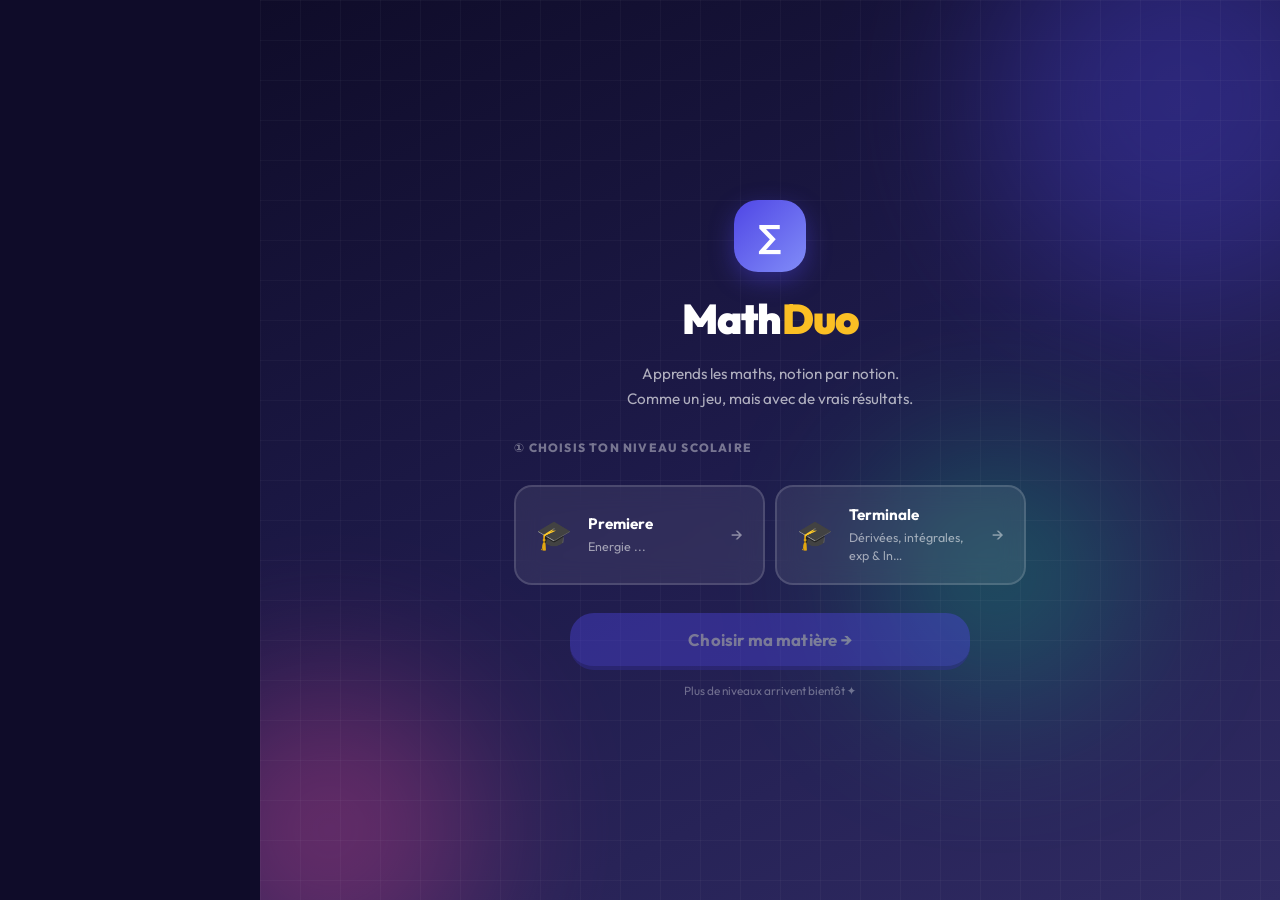
<file: ProTudev2/index.html>
<!DOCTYPE html>
<html lang="fr">
<head>
  <meta charset="UTF-8"/>
  <meta name="viewport" content="width=device-width, initial-scale=1.0"/>
  <title>MathoDuo</title>
  <link rel="preconnect" href="https://fonts.googleapis.com">
  <link href="https://fonts.googleapis.com/css2?family=Outfit:wght@400;500;600;700;800;900&family=JetBrains+Mono:wght@400;500&display=swap" rel="stylesheet">
  <link rel="stylesheet" href="styles/reset.css"/>
  <link rel="stylesheet" href="styles/tokens.css"/>
  <link rel="stylesheet" href="styles/layout.css"/>
  <link rel="stylesheet" href="styles/components.css"/>
  <link rel="stylesheet" href="styles/screens.css"/>
  <style>body { background: #0F0C29; }</style>
</head>
<body>

<!-- ════════════ SIDEBAR ════════════ -->
<aside id="sidebar" class="sidebar hidden">
  <div class="sidebar__brand">
    <span class="brand-icon">∑</span>
    <span class="brand-name">Math<em>Duo</em></span>
  </div>

  <!-- Sélecteur de matière rapide -->
  <div class="sidebar__subject-switcher">
    <button class="subject-switcher-btn" onclick="changeSubject()">
      <span id="sb-subject-label">📐 Mathématiques</span>
      <span class="subject-switcher-btn__level" id="sb-level-label">Terminale</span>
      <span class="subject-switcher-btn__arrow">⇅</span>
    </button>
  </div>

  <nav class="sidebar__nav">
    <button class="snav active" data-tab="home" onclick="showTab('home')">
      <span class="snav__icon">⬡</span> Accueil
    </button>
    <button class="snav" onclick="openDailyLesson()">
      <span class="snav__icon">☀️</span> Leçon du jour
    </button>
    <button class="snav" data-tab="profile" onclick="showTab('profile')">
      <span class="snav__icon">◎</span> Profil
    </button>
    <button class="snav snav--manager" onclick="openManager()">
      <span class="snav__icon">⚙️</span> Gestionnaire
    </button>
    <button class="snav snav--perso" onclick="openPerso()">
      <span class="snav__icon">🎨</span> Personnalisation
    </button>
  </nav>
  <div class="sidebar__widgets">
    <div class="widget-card">
      <div class="widget-row">
        <span class="widget-fire">🔥</span>
        <div><div class="widget-val" id="sb-streak">0</div><div class="widget-lbl">Streak</div></div>
      </div>
      <div class="widget-row">
        <span class="widget-xp">⚡</span>
        <div><div class="widget-val" id="sb-xp">0</div><div class="widget-lbl">XP Total</div></div>
      </div>
    </div>
    <div class="widget-daily">
      <div class="widget-daily__label">
        <span>Objectif du jour</span>
        <span id="sb-daily-text">0 / 50 XP</span>
      </div>
      <div class="progress-bar"><div class="progress-fill" id="sb-daily-bar" style="width:0%"></div></div>
    </div>
  </div>
</aside>

<!-- ════════════ MAIN ════════════ -->
<main id="main">

  <!-- ── ONBOARDING ── -->
  <div class="screen" id="screen-onboarding">
    <div class="ob__bg">
      <div class="ob__blob ob__blob--1"></div>
      <div class="ob__blob ob__blob--2"></div>
      <div class="ob__blob ob__blob--3"></div>
      <div class="ob__grid"></div>
    </div>
    <div class="ob__body">
      <div class="ob__hero">
        <div class="ob__sigil pop-in">∑</div>
        <h1 class="ob__title fade-up" style="animation-delay:.08s">Math<em>Duo</em></h1>
        <p class="ob__sub fade-up" style="animation-delay:.18s">
          Apprends les maths, notion par notion.<br>
          Comme un jeu, mais avec de vrais résultats.
        </p>
      </div>
      <p class="ob__step-label fade-up" style="animation-delay:.24s">① Choisis ton niveau scolaire</p>
      <div class="ob__cards fade-up" style="animation-delay:.3s" id="level-cards-container"></div>
      <div class="ob__cta fade-up" style="animation-delay:.44s">
        <button class="btn btn--primary btn--lg btn--block" id="btn-start" onclick="startApp()" disabled>
          Choisir ma matière →
        </button>
        <p class="ob__hint">Plus de niveaux arrivent bientôt ✦</p>
      </div>
    </div>
  </div>

  <!-- ── SUBJECT PICKER (style Duolingo language selection) ── -->
  <div class="screen" id="screen-subject-picker">
    <div class="sp__bg">
      <div class="sp__blob sp__blob--1"></div>
      <div class="sp__blob sp__blob--2"></div>
      <div class="sp__grid"></div>
    </div>
    <div class="sp__body">
      <div class="sp__header fade-up">
        <div class="sp__logo">∑</div>
        <h1 class="sp__title">Quelle matière<br>veux-tu apprendre ?</h1>
        <p class="sp__sub">Tu pourras changer à tout moment depuis la barre latérale.</p>
      </div>

      <div class="sp__search fade-up" style="animation-delay:.1s">
        <span class="sp__search-icon">🔍</span>
        <input type="text" class="sp__search-input" placeholder="Rechercher une matière…" id="subject-search" oninput="filterSubjects(this.value)"/>
      </div>

      <div class="sp__grid-wrap fade-up" style="animation-delay:.2s">
        <div class="subject-grid" id="subject-grid">
          <!-- injecté par JS -->
        </div>
      </div>

      <div class="sp__footer fade-up" style="animation-delay:.28s">
        <button class="btn btn--primary btn--lg btn--block" id="btn-confirm-subject" onclick="confirmSubject()" disabled>
          Commencer →
        </button>
        <button class="btn btn--ghost btn--sm" onclick="showScreen('onboarding')" style="margin-top:10px;width:100%">
          ← Retour
        </button>
      </div>
    </div>
  </div>

  <!-- ── HOME ── -->
  <div class="screen" id="screen-home">
    <div class="topbar mobile-only">
      <div class="topbar__left">
        <div class="topbar__title" id="home-greeting">Bonjour 👋</div>
        <div class="topbar__sub" id="home-level-label">—</div>
      </div>
      <div class="topbar__right">
        <button class="topbar__subject-btn mobile-only" onclick="changeSubject()" title="Changer de matière">⇅</button>
        <span class="badge badge--streak">🔥 <span id="home-streak">0</span></span>
        <span class="badge badge--xp">⚡ <span id="home-xp">0</span></span>
      </div>
    </div>
    <div class="daily-strip mobile-only">
      <div class="daily-strip__label">
        <span>Objectif du jour</span><span id="home-daily-text">0 / 50 XP</span>
      </div>
      <div class="progress-bar"><div class="progress-fill" id="home-daily-bar" style="width:0%"></div></div>
    </div>
    <div class="page-content">
      <div id="daily-banner-container"></div>
      <div class="page-content__header">
        <h2 class="page-title">Chapitres</h2>
        <span class="level-badge" id="home-level-pill">—</span>
      </div>
      <div class="chapter-grid" id="chapter-grid"></div>
    </div>
    <nav class="bottom-nav mobile-only">
      <button class="bnav active" onclick="showTab('home')"><span>⬡</span>Accueil</button>
      <button class="bnav" onclick="openDailyLesson()"><span>☀️</span>Leçon</button>
      <button class="bnav" onclick="changeSubject()"><span>⇅</span>Matière</button>
      <button class="bnav" onclick="showTab('profile')"><span>◎</span>Profil</button>
      <button class="bnav" onclick="openManager()"><span>⚙️</span>Gérer</button>
    </nav>
  </div>

  <!-- ── CHAPTER ── -->
  <div class="screen" id="screen-chapter">
    <div class="nav-header">
      <button class="btn-icon" onclick="goBack('home')">←</button>
      <h2 id="chapter-nav-title">—</h2>
      <div class="chapter-nav-actions">
        <button class="btn btn--eval-sm" id="chapter-eval-btn" onclick="startChapterEval('')" style="display:none">
          📝 Évaluation
        </button>
        <button class="btn btn--reset-sm" id="chapter-reset-btn" onclick="confirmResetChapter()" title="Remettre toutes les notions au niveau 1">
          🔄 Réinitialiser
        </button>
        <button class="btn btn--ghost btn--sm" onclick="openFullLesson()">📖 Cours</button>
      </div>
    </div>
    <div class="chapter-path" id="chapter-path-body"></div>
  </div>

  <!-- ── NOTION INTRO ── -->
  <div class="screen" id="screen-notion-intro">
    <div class="nav-header">
      <button class="btn-icon" onclick="goBack('chapter')">←</button>
      <h2 id="notion-intro-nav-title">—</h2>
      <div></div>
    </div>
    <div class="notion-intro-scroll">
      <div id="notion-intro-body"></div>
    </div>
    <div class="notion-intro-footer">
      <button class="btn btn--primary btn--lg btn--block" onclick="launchExercises()">
        ✏️ S'exercer →
      </button>
    </div>
  </div>

  <!-- ── EXERCISE ── -->
  <div class="screen" id="screen-exercise">
    <div class="ex-bar">
      <button class="btn-icon btn-icon--sm" onclick="goBack('chapter')">←</button>
      <div class="ex-bar__track">
        <div class="ex-bar__meta">
          <span id="ex-label">1 / 1</span>
        </div>
        <div class="progress-bar progress-bar--thin">
          <div class="progress-fill" id="ex-progress" style="width:0%"></div>
        </div>
      </div>
      <button class="hint-toggle" id="hint-toggle" onclick="toggleHint()">📖 Cours</button>
      <button class="draft-toggle" id="draft-toggle-bar" onclick="toggleDraftPanel()">✏️ Brouillon</button>
    </div>
    <div class="ex-layout">
      <!-- LEFT: cours panel -->
      <aside class="ex-hint-panel" id="ex-hint-panel">
        <button class="btn-hide-panel" id="btn-hide-panel" onclick="toggleHintPanel()">◀ Masquer</button>
        <div class="hint-idle" id="hint-idle">
          <div class="hint-idle__icon">📖</div>
          <p>Clique sur <strong>Cours</strong> pour réviser la notion.</p>
        </div>
        <div class="hidden" id="hint-content-desktop"></div>
      </aside>

      <!-- CENTER: question -->
      <div class="ex-main">
        <div class="ex-body" id="ex-body"></div>
        <div class="ex-footer">
          <button class="btn btn--primary btn--lg btn--block" id="btn-validate" onclick="validateAnswer()" disabled>
            Valider
          </button>
        </div>
      </div>

      <!-- RIGHT: brouillon panel -->
      <aside class="ex-draft-panel panel-collapsed" id="ex-draft-panel">
        <!-- Collapsed tab -->
        <button class="draft-collapsed-tab" onclick="toggleDraftPanel()" title="Ouvrir le brouillon">
          <span>✏️</span>
          <span class="draft-collapsed-label">Brouillon</span>
        </button>

        <!-- Expanded content -->
        <div class="draft-expanded" id="draft-expanded">
          <div class="draft-header">
            <span class="draft-header__title">✏️ Brouillon</span>
            <button class="draft-header__close" onclick="toggleDraftPanel()" title="Réduire">▶</button>
          </div>

          <div class="draft-toolbar">
            <div class="draft-tools-row">
              <button class="draft-tool active" id="dt-draw" onclick="setDraftTool('draw')" title="Crayon">✏️</button>
              <button class="draft-tool" id="dt-erase" onclick="setDraftTool('erase')" title="Gomme">⬜</button>
              <div class="draft-separator"></div>
              <div class="draft-colors">
                <button class="draft-color active" data-color="#1E293B" onclick="setDraftColor(this)" style="background:#1E293B" title="Noir"></button>
                <button class="draft-color" data-color="#4F46E5" onclick="setDraftColor(this)" style="background:#4F46E5" title="Indigo"></button>
                <button class="draft-color" data-color="#EF4444" onclick="setDraftColor(this)" style="background:#EF4444" title="Rouge"></button>
                <button class="draft-color" data-color="#10B981" onclick="setDraftColor(this)" style="background:#10B981" title="Vert"></button>
                <button class="draft-color" data-color="#F59E0B" onclick="setDraftColor(this)" style="background:#F59E0B" title="Orange"></button>
              </div>
              <div class="draft-separator"></div>
              <input type="range" id="draft-size" class="draft-size-range" min="1" max="18" value="3" oninput="setDraftSize(this.value)" title="Épaisseur"/>
              <div class="draft-separator"></div>
              <button class="draft-btn-clear" onclick="clearDraft()" title="Tout effacer">🗑</button>
            </div>
          </div>

          <div class="draft-canvas-wrap" id="draft-canvas-wrap">
            <canvas id="draft-canvas" class="draft-canvas"></canvas>
          </div>

          <!-- Resize handle -->
          <div class="draft-resize-handle" id="draft-resize-handle" title="Redimensionner">
            <div class="draft-resize-handle__bar"></div>
          </div>

          <div class="draft-note-wrap">
            <div class="draft-note-label">
              <span>Notes texte</span>
              <div class="draft-note-actions">
                <button class="draft-symbol-btn" id="draft-symbol-btn" title="Insérer un symbole">∑ Symboles</button>
              </div>
            </div>
            <div class="draft-symbol-popover" id="draft-symbol-popover"></div>
            <textarea id="draft-text" class="draft-textarea" placeholder="Écris tes calculs ou remarques ici…" spellcheck="false"></textarea>
          </div>
        </div>
      </aside>
    </div>
  </div>

  <!-- ── RESULT ── -->
  <div class="screen" id="screen-result">
    <div class="result-scene">
      <div class="result-card pop-in">
        <div class="result-trophy" id="result-trophy">🏆</div>
        <h1 class="result-title" id="result-title">Bravo !</h1>
        <p class="result-sub" id="result-sub">—</p>
        <div class="result-stats">
          <div class="rstat">
            <div class="rstat__val" id="r-score" style="color:var(--success)">—</div>
            <div class="rstat__lbl">Score</div>
          </div>
          <div class="rstat">
            <div class="rstat__val" id="r-xp" style="color:var(--xp)">—</div>
            <div class="rstat__lbl">XP</div>
          </div>
          <div class="rstat">
            <div class="rstat__val" id="r-level-new" style="color:var(--primary)">—</div>
            <div class="rstat__lbl">Niveau</div>
          </div>
        </div>
        <div class="result-actions">
          <button class="btn btn--primary btn--lg btn--block" onclick="goBack('chapter')">← Retour au chapitre</button>
          <button class="btn btn--ghost btn--block" id="result-retry-btn" onclick="retryExercise()">🔄 Réessayer</button>
        </div>
      </div>
    </div>
  </div>

  <!-- ── LESSON ── -->
  <div class="screen" id="screen-lesson">
    <div class="nav-header">
      <button class="btn-icon" onclick="goBack('chapter')">←</button>
      <h2 id="lesson-nav-title">Cours complet</h2>
      <div></div>
    </div>
    <div class="lesson-layout">
      <aside class="lesson-toc" id="lesson-toc">
        <p class="toc-heading">Sommaire</p>
        <div id="toc-links"></div>
      </aside>
      <div class="lesson-content" id="lesson-content"></div>
    </div>
    <div class="lesson-footer">
      <button class="btn btn--ghost" onclick="goBack('chapter')">← Retour</button>
    </div>
  </div>

  <!-- ── DAILY LESSON ── -->
  <div class="screen" id="screen-daily">
    <div class="nav-header">
      <button class="btn-icon" onclick="goBack('home')">←</button>
      <h2>Leçon du jour</h2>
      <span></span>
    </div>
    <div class="daily-scroll">
      <div id="daily-body"></div>
    </div>
  </div>

  <!-- ── PROFILE ── -->
  <div class="screen" id="screen-profile">
    <div class="profile-hero">
      <div class="profile-avatar">🦊</div>
      <div class="profile-name">Mathématicien</div>
      <div class="profile-level" id="profile-level">—</div>
    </div>
    <div class="profile-body">
      <div class="profile-stats">
        <div class="pstat"><div class="pstat__val" id="p-xp">0</div><div class="pstat__lbl">XP Total</div></div>
        <div class="pstat"><div class="pstat__val" id="p-streak">0🔥</div><div class="pstat__lbl">Streak</div></div>
        <div class="pstat"><div class="pstat__val" id="p-exercises">0</div><div class="pstat__lbl">Exercices</div></div>
      </div>
      <div class="profile-section">
        <h3 class="section-label">Réglages</h3>
        <button class="settings-row" onclick="changeSubject()">
          <span>⇅ Changer de matière</span><span>→</span>
        </button>
        <button class="settings-row" onclick="changeLevel()">
          <span>🔄 Changer de niveau scolaire</span><span>→</span>
        </button>
      </div>
      <div class="profile-section">
        <h3 class="section-label">Succès</h3>
        <div class="achievement-grid" id="achievement-grid"></div>
      </div>
    </div>
    <nav class="bottom-nav mobile-only">
      <button class="bnav" onclick="showTab('home')"><span>⬡</span>Accueil</button>
      <button class="bnav" onclick="changeSubject()"><span>⇅</span>Matière</button>
      <button class="bnav" onclick="showTab('profile')"><span>◎</span>Profil</button>
      <button class="bnav" onclick="openManager()"><span>⚙️</span>Gérer</button>
    </nav>
  </div>

</main>

<!-- ════════════ GESTIONNAIRE OVERLAY ════════════ -->
<div id="manager-overlay" style="
  display: none;
  position: fixed; inset: 0; z-index: 9000;
  background: rgba(0,0,0,0.55);
  backdrop-filter: blur(4px);
  animation: fadeInMgr 180ms ease;
">
  <div style="
    position: absolute; inset: 0;
    display: flex; flex-direction: column;
    margin: 0;
  " id="manager-panel">
    <!-- Header bar -->
    <div style="
      display: flex; align-items: center; justify-content: space-between;
      padding: 0 16px; height: 48px; flex-shrink: 0;
      background: rgba(15,12,41,0.98);
      border-bottom: 1px solid rgba(99,102,241,0.35);
    ">
      <span style="font-size:13px;font-weight:700;color:#a5b4fc;letter-spacing:2px;font-family:monospace;">
        ⚙️ GESTIONNAIRE DE PROJET
      </span>
      <button onclick="closeManager()" style="
        background: rgba(239,68,68,0.15); border: 1px solid rgba(239,68,68,0.35);
        border-radius: 8px; color: #f87171; padding: 5px 14px;
        font-size: 12px; cursor: pointer; font-family: monospace; font-weight: 700;
      ">✕ Fermer</button>
    </div>
    <!-- iframe -->
    <iframe
      id="manager-iframe"
      src=""
      style="flex:1; border:none; width:100%; background:#0a0a1a;"
      allow="clipboard-write; file-system-access"
    ></iframe>
  </div>
</div>

<!-- ════════════ MODAL PERSONNALISATION ════════════ -->
<div id="perso-overlay" style="display:none; position:fixed; inset:0; z-index:8500; background:rgba(0,0,0,.52); backdrop-filter:blur(5px);" onclick="closePerso()">
  <div id="perso-panel" onclick="event.stopPropagation()">
    <div class="perso-header">
      <span class="perso-header__title">🎨 Personnalisation des blocs</span>
      <button class="perso-close" onclick="closePerso()">✕</button>
    </div>
    <div class="perso-body">
      <p class="perso-intro">Personnalise l'apparence de chaque type de bloc de cours. Les modifications sont sauvegardées automatiquement.</p>

      <div class="perso-tabs" id="perso-tabs"></div>
      <div class="perso-preview-wrap">
        <div class="perso-preview-label">Aperçu</div>
        <div id="perso-preview-block" class="lesson-block">
          <div class="lesson-block__header"><h3 id="perso-preview-title">📌 Titre du bloc</h3></div>
          <div class="formula-box" id="perso-preview-formula" style="display:none">f(x) = ax² + bx + c</div>
          <p class="lesson-block__text">Voici un exemple de texte dans ce type de bloc. Il illustre la mise en page et les couleurs choisies.</p>
        </div>
      </div>

      <div class="perso-form" id="perso-form">
        <!-- injecté dynamiquement -->
      </div>

      <div class="perso-actions">
        <button class="btn btn--ghost btn--sm" onclick="resetPersoBlock()">↩ Réinitialiser ce bloc</button>
        <button class="btn btn--ghost btn--sm" onclick="resetAllPerso()">🗑 Tout réinitialiser</button>
        <button class="btn btn--primary" onclick="applyPerso()">✓ Appliquer</button>
      </div>
    </div>
  </div>
</div>

<!-- ════════════ CONFIRM RESET CHAPITRE ════════════ -->
<div id="reset-confirm-overlay" style="display:none; position:fixed; inset:0; z-index:8600; background:rgba(0,0,0,.55); backdrop-filter:blur(4px); display:none; align-items:center; justify-content:center;">
  <div class="reset-confirm-card">
    <div class="reset-confirm__icon">🔄</div>
    <h3 class="reset-confirm__title">Réinitialiser le chapitre ?</h3>
    <p class="reset-confirm__sub">Toutes les notions reviendront au <strong>niveau 1</strong>. La progression sera perdue. Cette action est irréversible.</p>
    <div class="reset-confirm__actions">
      <button class="btn btn--ghost" onclick="closeResetConfirm()">Annuler</button>
      <button class="btn btn--danger" onclick="doResetChapter()">🔄 Oui, réinitialiser</button>
    </div>
  </div>
</div>

<style>
/* ══ SIDEBAR PERSO BUTTON ══ */
.snav--perso { border-top: 1px solid var(--border); margin-top: 6px; padding-top: 14px; }

/* ══ RESET BUTTON ══ */
.btn--reset-sm {
  padding: 6px 12px; font-size: .78rem; font-weight: 700;
  background: rgba(239,68,68,.08); color: #B91C1C;
  border: 1.5px solid rgba(239,68,68,.25); border-radius: var(--r-md);
  transition: all var(--t-fast);
}
.btn--reset-sm:hover { background: rgba(239,68,68,.15); border-color: var(--danger); }

/* ══ PERSONALISATION PANEL ══ */
#perso-panel {
  position: absolute; right: 0; top: 0; bottom: 0;
  width: 100%; max-width: 480px;
  background: var(--surface);
  display: flex; flex-direction: column;
  box-shadow: -8px 0 32px rgba(0,0,0,.18);
  animation: slideInRight 220ms ease;
}
@keyframes slideInRight { from { transform: translateX(100%); opacity: 0; } to { transform: translateX(0); opacity: 1; } }

.perso-header {
  display: flex; align-items: center; justify-content: space-between;
  padding: 20px 22px 16px;
  border-bottom: 1px solid var(--border);
  background: var(--surface);
  position: sticky; top: 0; z-index: 2;
}
.perso-header__title { font-size: 1rem; font-weight: 800; }
.perso-close {
  width: 34px; height: 34px; border-radius: var(--r-md);
  border: 1.5px solid var(--border-2); background: var(--surface-2);
  color: var(--muted); font-size: .9rem; cursor: pointer;
  display: flex; align-items: center; justify-content: center;
  transition: all var(--t-fast);
}
.perso-close:hover { background: var(--danger-faint); border-color: var(--danger); color: var(--danger); }

.perso-body { flex: 1; overflow-y: auto; padding: 18px 22px 24px; display: flex; flex-direction: column; gap: 18px; }
.perso-intro { font-size: .82rem; color: var(--muted); line-height: 1.6; }

.perso-tabs { display: flex; flex-wrap: wrap; gap: 7px; }
.perso-tab {
  padding: 6px 13px; border-radius: var(--r-full);
  border: 2px solid var(--border-2); background: var(--surface-2);
  font-size: .78rem; font-weight: 700; color: var(--muted);
  cursor: pointer; transition: all var(--t-fast);
  display: flex; align-items: center; gap: 5px;
}
.perso-tab:hover { border-color: var(--primary); color: var(--primary); background: var(--primary-faint); }
.perso-tab.active { border-color: var(--primary); background: var(--primary-faint); color: var(--primary); }

.perso-preview-wrap {
  border: 2px dashed var(--border-2); border-radius: var(--r-lg);
  padding: 14px 16px;
  background: var(--surface-2);
}
.perso-preview-label { font-size: .68rem; font-weight: 800; text-transform: uppercase; letter-spacing: .1em; color: var(--muted); margin-bottom: 10px; }

.perso-form { display: flex; flex-direction: column; gap: 14px; }
.perso-field { display: flex; flex-direction: column; gap: 6px; }
.perso-field label { font-size: .78rem; font-weight: 700; color: var(--text); display: flex; align-items: center; gap: 6px; }
.perso-field input[type="color"] {
  width: 44px; height: 32px; padding: 2px; border: 2px solid var(--border-2);
  border-radius: var(--r-sm); cursor: pointer; background: #fff;
}
.perso-row { display: flex; align-items: center; justify-content: space-between; gap: 12px; }
.perso-color-row { display: flex; align-items: center; gap: 10px; flex-wrap: wrap; }
.perso-color-label { font-size: .75rem; color: var(--muted); min-width: 80px; }
.perso-field input[type="text"] {
  flex: 1; padding: 8px 12px; border: 2px solid var(--border-2); border-radius: var(--r-md);
  font-family: 'JetBrains Mono', monospace; font-size: .82rem; color: var(--text);
  background: var(--surface-2); outline: none;
  transition: border-color var(--t-fast);
}
.perso-field input[type="text"]:focus { border-color: var(--primary); }
.perso-field input[type="range"] { flex: 1; accent-color: var(--primary); }
.perso-range-val { font-size: .78rem; font-weight: 700; color: var(--primary); min-width: 28px; text-align: right; }
.perso-unit { font-size: .7rem; font-weight: 500; color: var(--muted); }
.perso-divider { height: 1px; background: var(--border); margin: 2px 0; }
.perso-section-label { font-size: .7rem; font-weight: 800; text-transform: uppercase; letter-spacing: .1em; color: var(--muted); }

.perso-actions {
  display: flex; gap: 8px; flex-wrap: wrap; justify-content: flex-end;
  padding-top: 4px; border-top: 1px solid var(--border); margin-top: 4px;
}

/* ══ RESET CONFIRM ══ */
.reset-confirm-card {
  background: #fff; border-radius: var(--r-2xl); padding: 36px 28px;
  max-width: 380px; width: 90%; text-align: center;
  box-shadow: 0 20px 60px rgba(0,0,0,.25);
  animation: popIn 280ms ease;
}
.reset-confirm__icon  { font-size: 2.8rem; margin-bottom: 12px; }
.reset-confirm__title { font-size: 1.25rem; font-weight: 900; margin-bottom: 10px; }
.reset-confirm__sub   { font-size: .88rem; color: var(--muted); line-height: 1.65; margin-bottom: 24px; }
.reset-confirm__actions { display: flex; gap: 10px; }
.reset-confirm__actions .btn { flex: 1; }
</style>

<script>
// ════════════════════════════════════════════
// PERSONNALISATION — panel de droite (v2 corrigé)
// ════════════════════════════════════════════

const PERSO_KEY = 'mathoduo_perso_v1';

const BLOCK_TYPES = [
  { id: 'definition', label: 'Définition', emoji: '📌', defaultBg: '#F5F7FF', defaultBorder: '#C7D2FE', defaultText: '#4F46E5', defaultBar: '#4F46E5', defaultSvgBg: null },
  { id: 'formula',    label: 'Formule',    emoji: '🔑', defaultBg: '#FFFBEB', defaultBorder: '#FCD34D', defaultText: '#92400E', defaultBar: '#F59E0B', defaultSvgBg: null },
  { id: 'example',    label: 'Exemple',    emoji: '✅', defaultBg: '#F0FDF4', defaultBorder: '#86EFAC', defaultText: '#166534', defaultBar: '#10B981', defaultSvgBg: null },
  { id: 'warning',    label: 'Attention',  emoji: '⚠️', defaultBg: '#FFF5F5', defaultBorder: '#FCA5A5', defaultText: '#B91C1C', defaultBar: '#EF4444', defaultSvgBg: null },
  { id: 'technique',  label: 'Technique',  emoji: '🛠️', defaultBg: '#FAF5FF', defaultBorder: '#C4B5FD', defaultText: '#5B21B6', defaultBar: '#7C3AED', defaultSvgBg: null },
  { id: 'demo',       label: 'Démo',       emoji: '💡', defaultBg: '#0F172A', defaultBorder: '#1E3A5F', defaultText: '#38BDF8', defaultBar: '#6366F1', defaultSvgBg: null },
  { id: 'graph',      label: 'Graphique',  emoji: '📊', defaultBg: '#FFFFFF', defaultBorder: '#E2E8F0', defaultText: '#1E293B', defaultBar: '#4F46E5', defaultSvgBg: '#1e1e2e' },
];

let _persoData = {};
let _persoCurrentType = BLOCK_TYPES[0].id;

function _loadPerso() {
  try { _persoData = JSON.parse(localStorage.getItem(PERSO_KEY) || '{}'); } catch(e) { _persoData = {}; }
}
function _savePerso() {
  try { localStorage.setItem(PERSO_KEY, JSON.stringify(_persoData)); } catch(e) {}
}
function _getPersoFor(typeId) {
  const def = BLOCK_TYPES.find(b => b.id === typeId);
  const defaults = {
    bg: def.defaultBg,
    border: def.defaultBorder,
    text: def.defaultText,
    bar: def.defaultBar,
    borderWidth: '5',
    borderRadius: '18',
  };
  if (def.defaultSvgBg !== null) defaults.svgBg = def.defaultSvgBg;
  return Object.assign(defaults, _persoData[typeId] || {});
}

// ─── Helpers couleur ───────────────────────────────────

/** Convertit n'importe quelle valeur CSS couleur en hex valide pour input[type=color] */
function _hexNorm(c) {
  if (!c) return '#000000';
  const s = c.trim();
  if (/^#[0-9a-fA-F]{6}$/.test(s)) return s;
  if (/^#[0-9a-fA-F]{3}$/.test(s)) {
    const r = s[1]+s[1], g = s[2]+s[2], b = s[3]+s[3];
    return `#${r}${g}${b}`;
  }
  // rgb(r,g,b) ou rgba(r,g,b,a)
  const m = s.match(/rgba?\s*\(\s*(\d+)\s*,\s*(\d+)\s*,\s*(\d+)/i);
  if (m) return '#' + [m[1],m[2],m[3]].map(n => parseInt(n).toString(16).padStart(2,'0')).join('');
  return '#000000';
}

/** Met à jour le champ texte quand le color picker change */
function _onColorPickerChange(prop) {
  const picker = document.getElementById(`pc-${prop}`);
  const txt    = document.getElementById(`pc-${prop}-txt`);
  if (picker && txt) txt.value = picker.value;
  _livePreview();
}

/** Met à jour le picker quand le champ texte change */
function _onColorTextChange(prop) {
  const txt    = document.getElementById(`pc-${prop}-txt`);
  const picker = document.getElementById(`pc-${prop}`);
  if (txt && picker) {
    const hex = _hexNorm(txt.value);
    if (hex !== '#000000' || txt.value === '#000000' || txt.value === '#000') {
      picker.value = hex;
    }
  }
  _livePreview();
}

// ─── Ouverture / fermeture ──────────────────────────────

window.openPerso = function() {
  _loadPerso();
  document.getElementById('perso-overlay').style.display = 'block';
  _buildPersoTabs();
  _selectPersoTab(_persoCurrentType);
};
window.closePerso = function() {
  document.getElementById('perso-overlay').style.display = 'none';
};

// ─── Onglets ────────────────────────────────────────────

function _buildPersoTabs() {
  const tabs = document.getElementById('perso-tabs');
  tabs.innerHTML = BLOCK_TYPES.map(b =>
    `<button class="perso-tab${b.id === _persoCurrentType ? ' active' : ''}"
       onclick="_selectPersoTab('${b.id}')"
       aria-label="Personnaliser le bloc ${b.label}">
       ${b.emoji} ${b.label}
     </button>`
  ).join('');
}

function _selectPersoTab(typeId) {
  _persoCurrentType = typeId;
  document.querySelectorAll('.perso-tab').forEach(t => {
    const def = BLOCK_TYPES.find(b => t.getAttribute('onclick')?.includes(`'${b.id}'`));
    t.classList.toggle('active', def?.id === typeId);
  });
  _renderPersoForm(typeId);
  _updatePreview(typeId);
}

// ─── Formulaire ─────────────────────────────────────────

function _renderPersoForm(typeId) {
  const p = _getPersoFor(typeId);
  const isGraph = typeId === 'graph';
  const form = document.getElementById('perso-form');

  // Chaque champ a un id unique et un label lié par `for`
  form.innerHTML = `
    <div class="perso-section-label">Couleurs du bloc</div>

    <div class="perso-field">
      <label for="pc-bg-txt">Fond du bloc</label>
      <div class="perso-color-row">
        <input type="color" id="pc-bg" aria-label="Sélecteur couleur fond"
          value="${_hexNorm(p.bg)}"
          oninput="_onColorPickerChange('bg')">
        <input type="text" id="pc-bg-txt" aria-labelledby="lbl-bg"
          value="${p.bg}" placeholder="#RRGGBB ou rgba(…)"
          oninput="_onColorTextChange('bg')">
      </div>
    </div>

    <div class="perso-field">
      <label for="pc-border-txt">Couleur de bordure</label>
      <div class="perso-color-row">
        <input type="color" id="pc-border" aria-label="Sélecteur couleur bordure"
          value="${_hexNorm(p.border)}"
          oninput="_onColorPickerChange('border')">
        <input type="text" id="pc-border-txt"
          value="${p.border}" placeholder="#RRGGBB"
          oninput="_onColorTextChange('border')">
      </div>
    </div>

    <div class="perso-field">
      <label for="pc-text-txt">Couleur du titre</label>
      <div class="perso-color-row">
        <input type="color" id="pc-text" aria-label="Sélecteur couleur titre"
          value="${_hexNorm(p.text)}"
          oninput="_onColorPickerChange('text')">
        <input type="text" id="pc-text-txt"
          value="${p.text}" placeholder="#RRGGBB"
          oninput="_onColorTextChange('text')">
      </div>
    </div>

    <div class="perso-field">
      <label for="pc-bar-txt">Barre gauche</label>
      <div class="perso-color-row">
        <input type="color" id="pc-bar" aria-label="Sélecteur couleur barre"
          value="${_hexNorm(p.bar)}"
          oninput="_onColorPickerChange('bar')">
        <input type="text" id="pc-bar-txt"
          value="${p.bar}" placeholder="#RRGGBB"
          oninput="_onColorTextChange('bar')">
      </div>
    </div>

    ${isGraph ? `
    <div class="perso-divider"></div>
    <div class="perso-section-label">Fond du SVG (graphique)</div>
    <div class="perso-field">
      <label for="pc-svgbg-txt">Couleur de fond du SVG</label>
      <div class="perso-color-row">
        <input type="color" id="pc-svgbg" aria-label="Sélecteur couleur fond SVG"
          value="${_hexNorm(p.svgBg || '#1e1e2e')}"
          oninput="_onColorPickerChange('svgbg')">
        <input type="text" id="pc-svgbg-txt"
          value="${p.svgBg || '#1e1e2e'}" placeholder="#RRGGBB"
          oninput="_onColorTextChange('svgbg')">
      </div>
      <p style="font-size:.73rem;color:var(--muted);margin-top:4px">Le fond remplace <code>var(--bg-card)</code> dans les SVG.</p>
    </div>
    ` : ''}

    <div class="perso-divider"></div>
    <div class="perso-section-label">Dimensions</div>

    <div class="perso-field">
      <label for="pc-barw">Épaisseur barre gauche <span class="perso-unit">(px)</span></label>
      <div class="perso-row">
        <input type="range" id="pc-barw" min="0" max="12" value="${p.borderWidth}"
          oninput="_livePreview(); document.getElementById('pc-barw-val').textContent=this.value+'px'">
        <span class="perso-range-val" id="pc-barw-val">${p.borderWidth}px</span>
      </div>
    </div>

    <div class="perso-field">
      <label for="pc-radius">Arrondi des coins <span class="perso-unit">(px)</span></label>
      <div class="perso-row">
        <input type="range" id="pc-radius" min="0" max="32" value="${p.borderRadius}"
          oninput="_livePreview(); document.getElementById('pc-radius-val').textContent=this.value+'px'">
        <span class="perso-range-val" id="pc-radius-val">${p.borderRadius}px</span>
      </div>
    </div>
  `;
}

// ─── Aperçu en temps réel ───────────────────────────────

function _livePreview() {
  // Lire la valeur depuis le champ texte EN PRIORITÉ (car le picker ne supporte pas rgba/gradients)
  // Si le champ texte est vide, fallback sur le picker
  function _val(prop) {
    const txt = document.getElementById(`pc-${prop}-txt`);
    const pick = document.getElementById(`pc-${prop}`);
    return (txt?.value?.trim()) || pick?.value || '';
  }

  const bg     = _val('bg');
  const border = _val('border');
  const text   = _val('text');
  const bar    = _val('bar');
  const barW   = document.getElementById('pc-barw')?.value  || '5';
  const radius = document.getElementById('pc-radius')?.value || '18';
  const svgBg  = _val('svgbg');

  // ── Bloc aperçu ──
  const preview = document.getElementById('perso-preview-block');
  if (preview) {
    preview.style.cssText += ''; // force reflow
    preview.style.setProperty('background',    bg,      'important');
    preview.style.setProperty('border-color',  border,  'important');
    preview.style.setProperty('border-radius', radius + 'px', 'important');
    const h3 = preview.querySelector('h3');
    if (h3) h3.style.setProperty('color', text, 'important');
  }

  // ── Pseudo ::before (barre gauche) ──
  let styleEl = document.getElementById('perso-preview-style');
  if (!styleEl) {
    styleEl = document.createElement('style');
    styleEl.id = 'perso-preview-style';
    document.head.appendChild(styleEl);
  }
  styleEl.textContent = `
    #perso-preview-block::before {
      content: '' !important;
      position: absolute !important;
      left: 0 !important; top: 0 !important; bottom: 0 !important;
      width: ${barW}px !important;
      background: ${bar} !important;
      border-radius: 0 4px 4px 0 !important;
    }
    #perso-preview-block .graph-container svg rect:first-child {
      ${svgBg ? `fill: ${svgBg} !important;` : ''}
    }
  `;

  // ── SVG preview (si onglet graph) ──
  if (svgBg) {
    const svgRect = preview?.querySelector('svg rect:first-child');
    if (svgRect) svgRect.style.setProperty('fill', svgBg, 'important');
  }
}

// ─── Mettre à jour l'aperçu lors du changement d'onglet ─

function _updatePreview(typeId) {
  const p   = _getPersoFor(typeId);
  const def = BLOCK_TYPES.find(b => b.id === typeId);
  const isGraph = typeId === 'graph';

  // Titre
  const titleEl = document.getElementById('perso-preview-title');
  if (titleEl) titleEl.textContent = `${def.emoji} Titre — ${def.label}`;

  // Affiche/masque formula box
  const formulaBox = document.getElementById('perso-preview-formula');
  if (formulaBox) formulaBox.style.display = typeId === 'formula' ? '' : 'none';

  // Affiche/masque un mini SVG d'exemple pour les graphs
  let graphSample = document.getElementById('perso-preview-graph');
  if (isGraph) {
    if (!graphSample) {
      graphSample = document.createElement('div');
      graphSample.id = 'perso-preview-graph';
      graphSample.className = 'graph-container';
      graphSample.innerHTML = `<svg viewBox="0 0 200 80" xmlns="http://www.w3.org/2000/svg" style="width:100%;height:auto">
        <rect width="200" height="80" rx="6" fill="${p.svgBg || '#1e1e2e'}"/>
        <text x="100" y="30" text-anchor="middle" fill="#cdd6f4" font-family="sans-serif" font-size="11" font-weight="bold">Exemple de graphique</text>
        <path d="M20,65 C50,55 80,35 110,40 C140,45 170,30 185,25" fill="none" stroke="#89b4fa" stroke-width="2"/>
        <circle cx="185" cy="25" r="3" fill="#89b4fa"/>
        <text x="100" y="72" text-anchor="middle" fill="#6c7086" font-family="sans-serif" font-size="9">Légende du graphique</text>
      </svg>`;
      const preview = document.getElementById('perso-preview-block');
      const h = preview?.querySelector('.lesson-block__header');
      if (h) h.insertAdjacentElement('afterend', graphSample);
    } else {
      // Met à jour le fond du SVG d'exemple
      const svgRect = graphSample.querySelector('rect');
      if (svgRect) svgRect.setAttribute('fill', p.svgBg || '#1e1e2e');
    }
    graphSample.style.display = '';
  } else {
    if (graphSample) graphSample.style.display = 'none';
  }

  // Applique les valeurs sauvegardées à l'aperçu en forçant _livePreview
  // (les inputs sont déjà remplis par _renderPersoForm, donc on appelle directement)
  _livePreview();
}

// ─── Appliquer ──────────────────────────────────────────

window.applyPerso = function() {
  const typeId = _persoCurrentType;

  function _val(prop) {
    const txt = document.getElementById(`pc-${prop}-txt`);
    const pick = document.getElementById(`pc-${prop}`);
    return (txt?.value?.trim()) || pick?.value || '';
  }

  const entry = {
    bg:           _val('bg'),
    border:       _val('border'),
    text:         _val('text'),
    bar:          _val('bar'),
    borderWidth:  document.getElementById('pc-barw')?.value  || '5',
    borderRadius: document.getElementById('pc-radius')?.value || '18',
  };

  if (typeId === 'graph') {
    entry.svgBg = _val('svgbg');
  }

  _persoData[typeId] = entry;
  _savePerso();
  _applyAllPersoToDOM();
  _showPersoToast('✓ Personnalisation appliquée !');
};

window.resetPersoBlock = function() {
  delete _persoData[_persoCurrentType];
  _savePerso();
  _applyAllPersoToDOM();
  _renderPersoForm(_persoCurrentType);
  _updatePreview(_persoCurrentType);
  _showPersoToast('↩ Bloc réinitialisé');
};

window.resetAllPerso = function() {
  _persoData = {};
  _savePerso();
  _applyAllPersoToDOM();
  _renderPersoForm(_persoCurrentType);
  _updatePreview(_persoCurrentType);
  _showPersoToast('🗑 Tout réinitialisé');
};

// ─── Injection CSS globale ──────────────────────────────

function _applyAllPersoToDOM() {
  let styleEl = document.getElementById('perso-applied-style');
  if (!styleEl) {
    styleEl = document.createElement('style');
    styleEl.id = 'perso-applied-style';
    document.head.appendChild(styleEl);
  }
  let css = '';
  BLOCK_TYPES.forEach(def => {
    const p = _persoData[def.id];
    if (!p) return;
    const sel = `.lesson-block--${def.id}`;
    // Fond + bordure + arrondi
    css += `${sel} { background: ${p.bg} !important; border-color: ${p.border} !important; border-radius: ${p.borderRadius}px !important; }\n`;
    // Titre h3
    css += `${sel} h3, ${sel} .lesson-block__header h3 { color: ${p.text} !important; }\n`;
    // Barre gauche ::before — IMPORTANT: on doit inclure content:'' sinon la règle est ignorée
    css += `${sel}::before { content: '' !important; width: ${p.borderWidth}px !important; background: ${p.bar} !important; }\n`;
    // Fond SVG (graph uniquement)
    if (def.id === 'graph' && p.svgBg) {
      // Cible le premier <rect> de chaque SVG dans un bloc graph
      css += `${sel} .graph-container svg rect:first-child { fill: ${p.svgBg} !important; }\n`;
      // Aussi via la variable CSS utilisée dans les SVGs
      css += `${sel} .graph-container svg { --bg-card: ${p.svgBg} !important; }\n`;
    }
  });
  styleEl.textContent = css;
}

// ─── Toast ──────────────────────────────────────────────

function _showPersoToast(msg) {
  let toast = document.getElementById('perso-toast');
  if (!toast) {
    toast = document.createElement('div');
    toast.id = 'perso-toast';
    toast.style.cssText = 'position:fixed;bottom:80px;left:50%;transform:translateX(-50%);background:#1E293B;color:#fff;padding:10px 20px;border-radius:999px;font-size:.85rem;font-weight:700;z-index:9999;box-shadow:0 4px 16px rgba(0,0,0,.25);transition:opacity 300ms;pointer-events:none';
    document.body.appendChild(toast);
  }
  toast.textContent = msg;
  toast.style.opacity = '1';
  clearTimeout(toast._timer);
  toast._timer = setTimeout(() => { toast.style.opacity = '0'; }, 2200);
}

// ─── Init ───────────────────────────────────────────────
_loadPerso();
_applyAllPersoToDOM();

// ════════════════════════════════════════════
// RESET CHAPITRE
// ════════════════════════════════════════════

window.confirmResetChapter = function() {
  const overlay = document.getElementById('reset-confirm-overlay');
  overlay.style.display = 'flex';
};

window.closeResetConfirm = function() {
  document.getElementById('reset-confirm-overlay').style.display = 'none';
};

window.doResetChapter = function() {
  closeResetConfirm();
  if (window.__resetCurrentChapter) window.__resetCurrentChapter();
};
</script>

<script>
window.openManager = function() {
  const overlay = document.getElementById('manager-overlay');
  const iframe  = document.getElementById('manager-iframe');
  overlay.style.display = 'block';
  if (!iframe.src || iframe.src === window.location.href) {
    iframe.src = 'gestionnaire-projet.html';
  }
  iframe.onload = function() { sendSubjectsToManager(); };
};

window.closeManager = function() {
  document.getElementById('manager-overlay').style.display = 'none';
};

window.sendSubjectsToManager = function() {
  const iframe = document.getElementById('manager-iframe');
  if (!iframe.contentWindow) return;
  if (window.__SUBJECTS) {
    iframe.contentWindow.postMessage({ type: 'SUBJECTS_DATA', subjects: window.__SUBJECTS }, '*');
  }
};

window.addEventListener('message', function(e) {
  if (e.data?.type === 'REQUEST_SUBJECTS') sendSubjectsToManager();
});

window.filterSubjects = function(val) {
  const v = val.toLowerCase();
  document.querySelectorAll('.subject-card').forEach(card => {
    const label = card.querySelector('.subject-card__label')?.textContent.toLowerCase() || '';
    const desc  = card.querySelector('.subject-card__desc')?.textContent.toLowerCase() || '';
    card.style.display = (!v || label.includes(v) || desc.includes(v)) ? '' : 'none';
  });
};

document.addEventListener('keydown', function(e) {
  if (e.key === 'Escape') {
    const iframe = document.getElementById('manager-iframe');
    if (document.activeElement !== iframe) closeManager();
    closePerso();
    closeResetConfirm();
  }
});
</script>
<script type="module" src="js/app.js"></script>
</body>
</html>
</file>
<file: ProTudev2/styles/tokens.css>
/* ═══════════════════════════════
   DESIGN TOKENS
═══════════════════════════════ */
:root {
  /* Couleurs principales */
  --primary:       #4F46E5;
  --primary-light: #818CF8;
  --primary-dark:  #3730A3;
  --primary-faint: #EEF2FF;

  --success:       #10B981;
  --success-light: #6EE7B7;
  --success-faint: #ECFDF5;

  --danger:        #EF4444;
  --danger-faint:  #FEF2F2;

  --warning:       #F59E0B;
  --warning-faint: #FFFBEB;

  --xp:            #FBBF24;
  --pink:          #EC4899;
  --pink-dark:     #BE185D;

  /* Niveaux */
  --premiere-color:  #8B5CF6;
  --terminale-color: #3B82F6;
  --l1-color:        #EC4899;

  /* Surfaces */
  --bg:        #F0F3FA;
  --surface:   #FFFFFF;
  --surface-2: #F7F9FF;
  --border:    #E2E8F0;
  --border-2:  #CBD5E1;

  /* Texte */
  --text:  #1E293B;
  --muted: #64748B;
  --light: #94A3B8;

  /* Layout */
  --sidebar-w: 248px;
  --content-max: 860px;

  /* Radius */
  --r-xs: 6px;
  --r-sm: 10px;
  --r-md: 14px;
  --r-lg: 18px;
  --r-xl: 24px;
  --r-2xl: 32px;
  --r-full: 9999px;

  /* Shadows */
  --shadow-sm:      0 1px 3px rgba(0,0,0,.06), 0 1px 2px rgba(0,0,0,.04);
  --shadow-md:      0 4px 14px rgba(0,0,0,.08);
  --shadow-lg:      0 10px 32px rgba(0,0,0,.10);
  --shadow-primary: 0 4px 18px rgba(79,70,229,.28);
  --shadow-success: 0 4px 18px rgba(16,185,129,.28);

  /* Timing */
  --t-fast:   100ms ease;
  --t-base:   200ms ease;
  --t-slow:   380ms ease;
}
</file>
<file: ProTudev2/styles/layout.css>
/* ═══════════════════════════════
   LAYOUT — Sidebar, Main, Screens
═══════════════════════════════ */

/* ── Sidebar ── */
.sidebar {
  position: fixed;
  inset: 0 auto 0 0;
  width: var(--sidebar-w);
  background: var(--surface);
  border-right: 1px solid var(--border);
  display: none;
  flex-direction: column;
  z-index: 200;
  padding-bottom: 24px;
}

.sidebar__brand {
  display: flex;
  align-items: center;
  gap: 10px;
  padding: 26px 22px 20px;
  border-bottom: 1px solid var(--border);
}
.brand-icon {
  width: 36px; height: 36px;
  background: var(--primary);
  color: #fff;
  border-radius: var(--r-sm);
  display: flex; align-items: center; justify-content: center;
  font-size: 1.2rem; font-weight: 900;
  flex-shrink: 0;
}
.brand-name {
  font-size: 1.25rem;
  font-weight: 800;
  color: var(--text);
  letter-spacing: -.01em;
}
.brand-name em { font-style: normal; color: var(--primary); }

.sidebar__nav {
  padding: 14px 12px;
  display: flex;
  flex-direction: column;
  gap: 3px;
}
.snav {
  display: flex;
  align-items: center;
  gap: 10px;
  padding: 10px 14px;
  border-radius: var(--r-md);
  border: none;
  background: none;
  color: var(--muted);
  font-size: .9rem;
  font-weight: 600;
  transition: all var(--t-fast);
  width: 100%;
  text-align: left;
}
.snav:hover { background: var(--surface-2); color: var(--text); }
.snav.active { background: var(--primary-faint); color: var(--primary); }
.snav__icon { font-size: 1rem; }

.sidebar__widgets {
  margin: auto 16px 0;
  display: flex;
  flex-direction: column;
  gap: 12px;
}
.widget-card {
  background: var(--surface-2);
  border: 1px solid var(--border);
  border-radius: var(--r-md);
  padding: 14px 16px;
  display: flex;
  gap: 20px;
}
.widget-row {
  display: flex;
  align-items: center;
  gap: 8px;
  flex: 1;
}
.widget-fire, .widget-xp { font-size: 1.2rem; }
.widget-val { font-size: 1.05rem; font-weight: 800; color: var(--text); line-height: 1.2; }
.widget-lbl { font-size: .68rem; color: var(--muted); text-transform: uppercase; letter-spacing: .06em; }

.widget-daily {
  padding: 12px 16px;
  background: var(--surface-2);
  border: 1px solid var(--border);
  border-radius: var(--r-md);
}
.widget-daily__label {
  display: flex;
  justify-content: space-between;
  font-size: .76rem;
  color: var(--muted);
  font-weight: 600;
  margin-bottom: 7px;
}

/* ── Main wrapper ── */
#main {
  min-height: 100vh;
  display: flex;
  flex-direction: column;
}

/* ── Screen system ── */
.screen {
  display: none;
  flex-direction: column;
  flex: 1;
  min-height: 100vh;
}
.screen.active {
  display: flex !important;
}

/* ── Progress bar ── */
.progress-bar {
  width: 100%;
  height: 10px;
  background: var(--border);
  border-radius: var(--r-full);
  overflow: hidden;
}
.progress-bar--thin { height: 6px; }
.progress-fill {
  height: 100%;
  border-radius: var(--r-full);
  background: linear-gradient(90deg, var(--primary), var(--primary-light));
  transition: width 550ms ease;
}
.progress-fill.success {
  background: linear-gradient(90deg, var(--success), var(--success-light));
}

/* ── Topbar (mobile) ── */
.topbar {
  align-items: center;
  justify-content: space-between;
  padding: 18px 20px 6px;
  background: var(--surface);
  gap: 8px;
}
.topbar__title { font-size: 1.15rem; font-weight: 800; }
.topbar__sub   { font-size: .8rem; color: var(--muted); margin-top: 2px; }
.topbar__right { display: flex; gap: 7px; flex-shrink: 0; }

/* ── Daily strip (mobile) ── */
.daily-strip {
  flex-direction: column;
  gap: 5px;
  padding: 8px 20px 14px;
  background: var(--surface);
  border-bottom: 1px solid var(--border);
}
.daily-strip__label {
  display: flex;
  justify-content: space-between;
  font-size: .75rem;
  color: var(--muted);
  font-weight: 600;
}

/* ── Page content ── */
.page-content {
  padding: 22px 20px 100px;
  flex: 1;
}
.page-content__header {
  display: flex;
  align-items: center;
  justify-content: space-between;
  margin-bottom: 18px;
}
.page-title { font-size: 1.1rem; font-weight: 800; color : white; }

/* ── Nav header ── */
.nav-header {
  display: flex;
  align-items: center;
  justify-content: space-between;
  padding: 14px 20px;
  background: var(--surface);
  border-bottom: 1px solid var(--border);
  position: sticky;
  top: 0;
  z-index: 50;
}
.nav-header h2 { font-size: 1rem; font-weight: 700; }

/* ── Bottom nav (mobile) ── */
.bottom-nav {
  position: sticky;
  bottom: 0;
  background: var(--surface);
  border-top: 1px solid var(--border);
  z-index: 100;
  margin-top: auto;
}
.bnav {
  flex: 1;
  display: flex;
  flex-direction: column;
  align-items: center;
  gap: 3px;
  padding: 10px 4px 12px;
  border: none;
  background: none;
  color: var(--muted);
  font-size: .68rem;
  font-weight: 700;
  text-transform: uppercase;
  letter-spacing: .05em;
  transition: color var(--t-fast);
}
.bnav span:first-child { font-size: 1.25rem; }
.bnav.active { color: var(--primary); }

/* ── Lesson layout (2 cols sur desktop) ── */
.lesson-layout {
  display: flex;
  flex: 1;
  overflow: hidden;
}
.lesson-toc {
  display: none;
  width: 200px;
  flex-shrink: 0;
  padding: 22px 16px;
  border-right: 1px solid var(--border);
  background: #fff;
  overflow-y: auto;
  position: sticky;
  top: 58px;
  height: calc(100vh - 58px);
}
.toc-heading { font-size: .7rem; font-weight: 800; text-transform: uppercase; letter-spacing: .1em; color: var(--muted); margin-bottom: 10px; }
.toc-link {
  display: block;
  padding: 6px 10px;
  border-radius: var(--r-sm);
  font-size: .8rem;
  color: var(--muted);
  text-decoration: none;
  font-weight: 500;
  transition: all var(--t-fast);
  border: none;
  background: none;
  width: 100%;
  text-align: left;
  cursor: pointer;
}
.toc-link:hover { background: var(--border); color: var(--text); }
.lesson-content {
  flex: 1;
  padding: 32px 28px 60px;
  overflow-y: auto;
  display: flex;
  flex-direction: column;
  gap: 0;
  background: #fff;
}
.lesson-footer {
  padding: 16px 20px;
  background: var(--surface);
  border-top: 1px solid var(--border);
  display: flex;
  gap: 10px;
  flex-wrap: wrap;
}

/* ── Exercise layout ── */
.ex-bar {
  display: flex;
  align-items: center;
  gap: 10px;
  padding: 12px 16px;
  background: var(--surface);
  border-bottom: 1px solid var(--border);
  position: sticky;
  top: 0;
  z-index: 50;
}
.ex-bar__track {
  flex: 1;
  display: flex;
  flex-direction: column;
  gap: 5px;
}
.ex-bar__meta {
  display: flex;
  justify-content: space-between;
  align-items: center;
  font-size: .8rem;
  font-weight: 600;
  color: var(--muted);
}
.ex-layout {
  display: flex;
  flex: 1;
}
.ex-hint-panel {
  display: none;
  width: 280px;
  flex-shrink: 0;
  border-right: 1px solid var(--border);
  background: #fff;
  padding: 20px;
  position: sticky;
  top: 58px;
  height: calc(100vh - 58px);
  overflow-y: auto;
  transition: width 200ms ease, min-width 200ms ease;
}
.ex-main {
  flex: 1;
  display: flex;
  flex-direction: column;
  min-width: 0;
}
.ex-body {
  flex: 1;
  padding: 20px;
  display: flex;
  flex-direction: column;
  gap: 14px;
  overflow-y: auto;
}
.ex-footer {
  padding: 12px 20px 20px;
  background: linear-gradient(to top, var(--bg) 80%, transparent);
  position: sticky;
  bottom: 0;
}

/* ══════════════════════════════════════════════════════════
   DRAFT PANEL — panneau brouillon (droite de l'exercice)
══════════════════════════════════════════════════════════ */

/* Draft panel hidden on mobile by default */
.ex-draft-panel {
  display: none;
  width: 300px;
  flex-shrink: 0;
  border-left: 1px solid var(--border);
  background: #FAFBFD;
  position: sticky;
  top: 58px;
  height: calc(100vh - 58px);
  overflow: hidden;
  transition: width 220ms ease;
  flex-direction: column;
}

/* Show on desktop */
@media (min-width: 768px) {
  .ex-draft-panel { display: flex; }
}

/* Collapsed state */
.ex-draft-panel.panel-collapsed {
  width: 44px;
}
.ex-draft-panel.panel-collapsed .draft-expanded {
  display: none;
}
.ex-draft-panel.panel-collapsed .draft-collapsed-tab {
  display: flex;
}

/* Expanded state */
.ex-draft-panel:not(.panel-collapsed) .draft-collapsed-tab {
  display: none;
}
.ex-draft-panel:not(.panel-collapsed) .draft-expanded {
  display: flex;
  flex-direction: column;
  height: 100%;
}

/* Collapsed vertical tab */
.draft-collapsed-tab {
  display: none;
  flex-direction: column;
  align-items: center;
  justify-content: center;
  gap: 8px;
  width: 44px;
  height: 100%;
  background: none;
  border: none;
  cursor: pointer;
  color: var(--muted);
  font-size: 1.1rem;
  padding: 16px 0;
  transition: color var(--t-fast);
}
.draft-collapsed-tab:hover { color: var(--primary); background: var(--primary-faint); }

.draft-collapsed-label {
  writing-mode: vertical-rl;
  text-orientation: mixed;
  font-size: .65rem;
  font-weight: 800;
  text-transform: uppercase;
  letter-spacing: .12em;
  color: inherit;
}

/* Large desktop */
@media (min-width: 1100px) {
  .ex-draft-panel { width: 340px; }
}
</file>
<file: ProTudev2/styles/components.css>
/* COMPONENTS v5 — fond blanc exercices, bouton masquer cours, typographie cours améliorée */

/* ═══════ BOUTONS ═══════ */
.btn {
  display: inline-flex; align-items: center; justify-content: center;
  gap: 7px; padding: 11px 22px;
  border-radius: var(--r-lg); border: none;
  font-family: inherit; font-size: .92rem; font-weight: 700;
  cursor: pointer; text-decoration: none; letter-spacing: .01em;
  transition: transform 80ms ease, filter 80ms ease;
}
.btn--primary { background: var(--primary); color: #fff; border-bottom: 4px solid var(--primary-dark); }
.btn--primary:hover:not(:disabled)  { filter: brightness(1.06); }
.btn--primary:active:not(:disabled) { transform: translateY(3px); border-bottom-width: 1px; }
.btn--success { background: var(--success); color: #fff; border-bottom: 4px solid #059669; }
.btn--success:hover:not(:disabled)  { filter: brightness(1.06); }
.btn--success:active:not(:disabled) { transform: translateY(3px); border-bottom-width: 1px; }
.btn--danger  { background: var(--danger); color: #fff; border-bottom: 4px solid #B91C1C; }
.btn--danger:active:not(:disabled)  { transform: translateY(3px); border-bottom-width: 1px; }
.btn--ghost { background: #fff; color: var(--muted); border: 2.5px solid var(--border-2); }
.btn--ghost:hover { background: var(--surface-2); color: var(--text); border-color: var(--primary); }
.btn--lg    { padding: 16px 28px; font-size: 1.05rem; border-radius: var(--r-xl); }
.btn--sm    { padding: 7px 14px; font-size: .8rem; }
.btn--block { width: 100%; }
.btn:disabled { opacity: .4; cursor: not-allowed; transform: none !important; border-bottom-width: 4px !important; }

.btn-icon {
  width: 40px; height: 40px; border-radius: var(--r-md);
  border: 2px solid var(--border-2); background: #fff;
  color: var(--text); font-size: .95rem;
  display: flex; align-items: center; justify-content: center;
  transition: all var(--t-fast); flex-shrink: 0; cursor: pointer;
}
.btn-icon:hover { background: var(--primary-faint); border-color: var(--primary); color: var(--primary); }
.btn-icon--sm   { width: 34px; height: 34px; font-size: .82rem; }

/* Bouton masquer/afficher panneau cours */
.btn-hide-panel {
  display: flex; align-items: center; justify-content: center; gap: 6px;
  width: 100%; padding: 8px 12px; margin-bottom: 16px;
  background: var(--surface-2); border: 1.5px solid var(--border-2);
  border-radius: var(--r-md); font-family: inherit; font-size: .78rem;
  font-weight: 700; color: var(--muted); cursor: pointer; transition: all var(--t-fast);
}
.btn-hide-panel:hover { background: var(--primary-faint); border-color: var(--primary); color: var(--primary); }

/* Panneau cours réduit */
.ex-hint-panel.panel-collapsed {
  width: 48px !important; min-width: 48px;
  overflow: hidden; padding: 12px 8px !important;
}
.ex-hint-panel.panel-collapsed .hint-idle,
.ex-hint-panel.panel-collapsed #hint-content-desktop { display: none !important; }
.ex-hint-panel.panel-collapsed .btn-hide-panel {
  writing-mode: vertical-rl; text-orientation: mixed;
  height: auto; width: 32px; margin: 0 auto; padding: 12px 6px;
  font-size: .7rem;
}

/* ═══════ BADGES ═══════ */
.badge { display: inline-flex; align-items: center; padding: 3px 10px; border-radius: var(--r-full); font-size: .73rem; font-weight: 700; }
.badge--xp     { background: rgba(251,191,36,.2); color: #92400E; border: 1.5px solid #FCD34D; }
.badge--streak { background: rgba(239,68,68,.12); color: #DC2626; border: 1.5px solid rgba(239,68,68,.3); }
.badge-l1 { background: linear-gradient(135deg, var(--pink), var(--pink-dark)); color: #fff; padding: 2px 8px; border-radius: var(--r-full); font-size: .7rem; font-weight: 800; }
.level-badge { padding: 5px 14px; border-radius: var(--r-full); background: var(--primary-faint); color: var(--primary); font-size: .8rem; font-weight: 700; }

/* ═══════ CHAPTER CARDS ═══════ */
.chapter-card {
  display: flex; align-items: center; gap: 16px; padding: 18px 20px;
  background: #fff; border: 2px solid var(--border); border-bottom: 4px solid var(--border-2);
  border-radius: var(--r-xl); cursor: pointer; transition: all 100ms ease;
}
.chapter-card:hover  { border-color: var(--primary); border-bottom-color: var(--primary-dark); transform: translateY(-2px); }
.chapter-card:active { transform: translateY(2px); border-bottom-width: 2px; }
.chapter-card__icon  { font-size: 2rem; width: 56px; height: 56px; display: flex; align-items: center; justify-content: center; background: var(--primary-faint); border-radius: var(--r-lg); flex-shrink: 0; font-family: 'JetBrains Mono', monospace; }
.chapter-card__body  { flex: 1; min-width: 0; }
.chapter-card__title { font-size: .98rem; font-weight: 800; margin-bottom: 3px; }
.chapter-card__desc  { font-size: .78rem; color: var(--muted); margin-bottom: 10px; }
.chapter-card__progress { display: flex; align-items: center; gap: 8px; }
.chapter-card__pct   { font-size: .72rem; color: var(--muted); font-weight: 700; white-space: nowrap; }
.chapter-card__arr   { color: var(--muted); font-size: 1.1rem; flex-shrink: 0; }

/* ═══════ DUOLINGO PATH ═══════ */
.chapter-path { padding: 24px 20px 80px; display: flex; flex-direction: column; align-items: center; max-width: 500px; margin: 0 auto; width: 100%; }
.path-row { display: flex; flex-direction: column; align-items: center; width: 100%; }
.path-row--right .notion-bubble  { align-self: flex-end; }
.path-row--right .path-connector { align-self: flex-end; }

.notion-bubble { display: flex; flex-direction: column; align-items: center; gap: 8px; padding: 4px; user-select: none; cursor: pointer; }
.bubble__inner { width: 82px; height: 82px; border-radius: 50%; display: flex; flex-direction: column; align-items: center; justify-content: center; position: relative; transition: transform 100ms ease; }
.notion-bubble.locked .bubble__inner   { background: #E2E8F0; box-shadow: 0 6px 0 #CBD5E1; cursor: not-allowed; }
.notion-bubble.locked .bubble__icon    { opacity: .4; }
.notion-bubble.unlocked .bubble__inner { background: linear-gradient(155deg, var(--primary-light), var(--primary)); box-shadow: 0 6px 0 var(--primary-dark); border: 3px solid rgba(255,255,255,.22); }
.notion-bubble.unlocked:hover  .bubble__inner { transform: translateY(-3px); box-shadow: 0 9px 0 var(--primary-dark); }
.notion-bubble.unlocked:active .bubble__inner { transform: translateY(3px);  box-shadow: 0 3px 0 var(--primary-dark); }
.notion-bubble.in-progress .bubble__inner { background: linear-gradient(155deg, #FCD34D, #F59E0B); box-shadow: 0 6px 0 #D97706; border: 3px solid rgba(255,255,255,.28); }
.notion-bubble.in-progress:hover  .bubble__inner { transform: translateY(-3px); box-shadow: 0 9px 0 #D97706; }
.notion-bubble.in-progress:active .bubble__inner { transform: translateY(3px);  box-shadow: 0 3px 0 #D97706; }
.notion-bubble.mastered .bubble__inner { background: linear-gradient(155deg, #34D399, var(--success)); box-shadow: 0 6px 0 #059669; border: 3px solid rgba(255,255,255,.28); }

.bubble__icon { font-size: 2.1rem; color: #fff; text-shadow: 0 1px 3px rgba(0,0,0,.25); font-family: 'JetBrains Mono', monospace; line-height: 1; }
.bubble__stars { display: flex; gap: 1px; position: absolute; bottom: -4px; left: 50%; transform: translateX(-50%); background: rgba(255,255,255,.92); border-radius: var(--r-full); padding: 2px 5px; box-shadow: 0 1px 4px rgba(0,0,0,.12); }
.star           { font-size: .5rem; line-height: 1; }
.star.filled    { color: #F59E0B; }
.star:not(.filled) { opacity: .3; }
.bubble__label  { font-size: .78rem; font-weight: 700; color: var(--text); text-align: center; max-width: 100px; line-height: 1.25; }
.bubble__progress  { font-size: .66rem; color: var(--muted); font-weight: 600; }
.bubble__lock-hint { font-size: .62rem; color: var(--light); text-align: center; max-width: 90px; }
.path-connector { width: 40px; display: flex; flex-direction: column; align-items: center; padding: 4px 0; }
.path-connector__line { width: 4px; height: 28px; background: var(--border-2); border-radius: var(--r-full); transition: background 400ms; }
.path-connector__line.done { background: linear-gradient(to bottom, var(--success), var(--success-light)); }
.path-section-sep { display: flex; flex-direction: column; align-items: center; gap: 10px; width: 100%; padding: 20px 0; }
.path-sep__line { width: 2px; height: 28px; background: repeating-linear-gradient(to bottom, var(--border-2) 0, var(--border-2) 5px, transparent 5px, transparent 10px); }
.path-sep__label { text-align: center; }
.path-sep__badge { display: inline-flex; align-items: center; gap: 6px; padding: 8px 18px; border-radius: var(--r-full); background: linear-gradient(135deg, var(--pink), var(--pink-dark)); color: #fff; font-size: .85rem; font-weight: 800; box-shadow: 0 4px 12px rgba(236,72,153,.3); }
.path-sep__sub { display: block; font-size: .7rem; color: var(--muted); margin-top: 5px; }

/* ═══════ NOTION INTRO ═══════ */
.notion-intro-scroll  { flex: 1; overflow-y: auto; background: #fff; }
.notion-intro-footer  { padding: 16px 20px 28px; background: #fff; border-top: 1px solid var(--border); position: sticky; bottom: 0; }
.notion-intro__header { text-align: center; padding: 32px 24px 24px; background: linear-gradient(170deg, #EEF2FF 0%, #fff 100%); border-bottom: 2px solid var(--border); }
.notion-intro__icon   { width: 80px; height: 80px; background: linear-gradient(145deg, var(--primary-light), var(--primary)); border-radius: var(--r-xl); display: flex; align-items: center; justify-content: center; font-size: 2.5rem; color: #fff; margin: 0 auto 16px; box-shadow: 0 8px 0 var(--primary-dark), 0 14px 28px rgba(79,70,229,.22); font-family: 'JetBrains Mono', monospace; }
.notion-intro__title  { font-size: 1.6rem; font-weight: 900; letter-spacing: -.02em; margin-bottom: 10px; }
.notion-intro__level  { font-size: .82rem; color: var(--muted); font-weight: 600; }
.notion-intro__level.new-notion { display: inline-flex; align-items: center; gap: 6px; color: var(--success); font-weight: 800; font-size: .88rem; }
.notion-intro__lesson { padding: 24px 20px 20px; display: flex; flex-direction: column; gap: 16px; background: #fff; }

/* ══════════════════════════════════════════════════════
   LESSON BLOCKS — Fond blanc, police grande, bien espacés
══════════════════════════════════════════════════════ */
.lesson-block {
  border-radius: var(--r-xl);
  padding: 24px 26px;
  border: 2px solid transparent;
  box-shadow: 0 2px 10px rgba(0,0,0,.07);
  position: relative;
  /* overflow:hidden retiré — il empêchait le SVG de définir la hauteur du bloc.
     La barre gauche ::before utilise position:absolute avec bottom:0
     ce qui fonctionne sans overflow:hidden. */
  overflow: visible;
  transition: transform 80ms ease, box-shadow 80ms ease;
  background: #fff;
  /* height:auto implicite — le bloc s'étire pour contenir son contenu */
}
.lesson-block:hover { transform: translateY(-2px); box-shadow: 0 6px 20px rgba(0,0,0,.10); }

.lesson-block h3 {
  font-size: .95rem;        /* agrandi */
  font-weight: 800;
  text-transform: uppercase; letter-spacing: .08em;
  margin-bottom: 14px;
  display: flex; align-items: center; gap: 7px;
}
.lesson-block p {
  font-size: 1rem;          /* agrandi, plus lisible */
  line-height: 1.82;
  color: #475569;
}

/* Barre colorée gauche + couleurs de fond distinctes */
.lesson-block--definition { background: #F5F7FF; border-color: #C7D2FE; }
.lesson-block--definition h3 { color: var(--primary); }
.lesson-block--definition::before { content: ''; position: absolute; left: 0; top: 0; bottom: 0; width: 5px; background: var(--primary); border-radius: 0 4px 4px 0; }

.lesson-block--formula { background: #FFFBEB; border-color: #FCD34D; }
.lesson-block--formula h3 { color: #92400E; }
.lesson-block--formula::before { content: ''; position: absolute; left: 0; top: 0; bottom: 0; width: 5px; background: #F59E0B; border-radius: 0 4px 4px 0; }

.lesson-block--example { background: #F0FDF4; border-color: #86EFAC; }
.lesson-block--example h3 { color: #166534; }
.lesson-block--example::before { content: ''; position: absolute; left: 0; top: 0; bottom: 0; width: 5px; background: var(--success); border-radius: 0 4px 4px 0; }

.lesson-block--warning { background: #FFF5F5; border-color: #FCA5A5; }
.lesson-block--warning h3 { color: #B91C1C; }
.lesson-block--warning::before { content: ''; position: absolute; left: 0; top: 0; bottom: 0; width: 5px; background: var(--danger); border-radius: 0 4px 4px 0; }

.lesson-block--technique { background: #FAF5FF; border-color: #C4B5FD; }
.lesson-block--technique h3 { color: #5B21B6; }
.lesson-block--technique::before { content: ''; position: absolute; left: 0; top: 0; bottom: 0; width: 5px; background: #7C3AED; border-radius: 0 4px 4px 0; }

.lesson-block--demo { background: #0F172A; border-color: #1E3A5F; color: #E2E8F0; padding: 24px 26px; }
.lesson-block--demo::before { content: ''; position: absolute; left: 0; top: 0; bottom: 0; width: 5px; background: linear-gradient(to bottom, #38BDF8, #6366F1); border-radius: 0 4px 4px 0; }
.lesson-block--demo h3 { color: #38BDF8; letter-spacing: .1em; font-size: .85rem; font-family: 'JetBrains Mono', monospace; }
.lesson-block--demo p  { color: #94A3B8; font-family: 'JetBrains Mono', monospace; font-size: .93rem; line-height: 1.85; }
.lesson-block--demo .formula-box { background: #1E293B; border: 1px solid #334155; color: #7DD3FC; }

.formula-box {
  font-family: 'JetBrains Mono', monospace;
  font-size: .94rem;
  background: rgba(0,0,0,.04); border: 1px solid rgba(0,0,0,.08);
  border-radius: var(--r-md);
  padding: 14px 18px; margin: 12px 0 8px;
  color: var(--primary-dark);
  overflow-x: auto; white-space: pre-wrap; word-break: break-word;
  letter-spacing: .02em; line-height: 1.7;
}

/* ─── Section notion dans le cours complet ─── */
.lesson-notion-section {
  margin-bottom: 56px;    /* grande séparation entre notions */
}
.lesson-section-header {
  display: flex; align-items: center; gap: 14px;
  margin-bottom: 22px; padding-bottom: 16px;
  border-bottom: 3px solid var(--primary);  /* ligne colorée bien visible */
}
.lesson-section-header.l1 { border-color: var(--pink); }
.lesson-section-icon { font-size: 1.6rem; width: 46px; height: 46px; background: var(--primary-faint); border-radius: var(--r-md); display: flex; align-items: center; justify-content: center; font-family: 'JetBrains Mono', monospace; }
.lesson-section-header h2 {
  font-size: 1.3rem;    /* agrandi */
  font-weight: 900;
  color: var(--text);
  letter-spacing: -.01em;
}

/* Liste de blocs dans une notion = espacement entre blocs */
.lesson-notion-blocks {
  display: flex; flex-direction: column; gap: 20px;
}

/* ═══════ EXERCICE — fond blanc ═══════ */
.question-card {
  background: #fff; border: 2px solid var(--border); border-bottom: 4px solid var(--border-2);
  border-radius: var(--r-2xl); padding: 22px 22px 18px;
}
.q-badges { display: flex; gap: 6px; flex-wrap: wrap; margin-bottom: 14px; }
.q-type { padding: 4px 11px; border-radius: var(--r-full); font-size: .67rem; font-weight: 800; letter-spacing: .08em; text-transform: uppercase; background: var(--primary-faint); color: var(--primary); border: 1.5px solid var(--primary-light); }
.q-type--retry { background: rgba(245,158,11,.12); color: #92400E; border-color: #FCD34D; }
.q-notion { padding: 4px 11px; border-radius: var(--r-full); font-size: .67rem; font-weight: 600; background: #F8FAFC; color: var(--muted); border: 1.5px solid var(--border-2); }
.q-visual { font-size: 2.2rem; text-align: center; margin: 8px 0 14px; font-family: 'JetBrains Mono', monospace; }
.q-text   { font-size: 1.05rem; font-weight: 700; color: var(--text); line-height: 1.55; }

.answers-list { display: flex; flex-direction: column; gap: 10px; }
.answer-btn {
  display: flex; align-items: center; gap: 14px; padding: 14px 18px;
  border: 2.5px solid var(--border); border-bottom: 4px solid var(--border-2);
  border-radius: var(--r-xl); background: #fff;
  color: var(--text); text-align: left; width: 100%;
  font-family: inherit; font-size: .92rem; font-weight: 600;
  cursor: pointer; transition: all 80ms ease;
}
.answer-btn:hover:not(:disabled) { border-color: var(--primary); border-bottom-color: var(--primary-dark); background: var(--primary-faint); transform: translateY(-1px); }
.answer-btn:active:not(:disabled) { transform: translateY(2px); border-bottom-width: 2px; }
.answer-btn.selected { border-color: var(--primary); border-bottom-color: var(--primary-dark); background: var(--primary-faint); }
.answer-btn.correct  { border-color: var(--success); border-bottom-color: #059669; background: var(--success-faint); animation: correctPop 280ms ease; }
.answer-btn.wrong    { border-color: var(--danger);  border-bottom-color: #B91C1C; background: var(--danger-faint); animation: shake 260ms ease; }
.answer-btn:disabled { cursor: default; transform: none !important; }

@keyframes correctPop { 0% { transform: scale(1); } 45% { transform: scale(1.02); } 100% { transform: scale(1); } }

.ans-letter { min-width: 32px; height: 32px; border-radius: var(--r-sm); background: var(--border); font-size: .78rem; font-weight: 800; display: flex; align-items: center; justify-content: center; flex-shrink: 0; transition: background var(--t-fast), color var(--t-fast); }
.answer-btn.selected .ans-letter { background: var(--primary); color: #fff; }
.answer-btn.correct  .ans-letter { background: var(--success); color: #fff; }
.answer-btn.wrong    .ans-letter { background: var(--danger);  color: #fff; }
.ans-text { flex: 1; }

.input-wrap { padding: 2px 0; }
.input-free { width: 100%; padding: 16px 18px; border: 2.5px solid var(--border); border-bottom: 4px solid var(--border-2); border-radius: var(--r-xl); font-family: 'JetBrains Mono', monospace; font-size: 1.05rem; background: #fff; color: var(--text); transition: border-color var(--t-fast); outline: none; }
.input-free:focus   { border-color: var(--primary); border-bottom-color: var(--primary-dark); }
.input-free.correct { border-color: var(--success); border-bottom-color: #059669; background: var(--success-faint); }
.input-free.wrong   { border-color: var(--danger);  border-bottom-color: #B91C1C; background: var(--danger-faint); animation: shake 260ms; }
.input-free:disabled { opacity: .8; }

.feedback { border-radius: var(--r-xl); padding: 16px 18px; border: 2.5px solid transparent; display: flex; flex-direction: column; gap: 8px; }
.feedback.correct { background: var(--success-faint); border-color: var(--success-light); }
.feedback.wrong   { background: var(--danger-faint);  border-color: #FCA5A5; }
.feedback__header { display: flex; align-items: center; gap: 8px; flex-wrap: wrap; }
.feedback__icon   { font-size: 1.25rem; flex-shrink: 0; }
.feedback__status { font-size: .95rem; font-weight: 900; }
.feedback.correct .feedback__status { color: #065F46; }
.feedback.wrong   .feedback__status { color: #991B1B; }
.feedback__explanation { font-size: .86rem; color: var(--muted); line-height: 1.65; padding-left: 30px; }

/* ─── Hint panel ─── */
.hint-idle { display: flex; flex-direction: column; align-items: center; gap: 10px; padding: 24px 16px; text-align: center; color: var(--muted); font-size: .85rem; }
.hint-idle__icon { font-size: 2.2rem; }
.hint-header { display: flex; justify-content: space-between; align-items: center; margin-bottom: 14px; }
.hint-title  { font-size: .9rem; font-weight: 800; color: var(--text); }
.hint-close  { background: none; border: none; color: var(--muted); font-size: 1rem; cursor: pointer; padding: 3px 7px; border-radius: var(--r-sm); }
.hint-close:hover { background: var(--border); }
.hint-formula { font-family: 'JetBrains Mono', monospace; font-size: .82rem; background: #fff; border: 1.5px solid var(--border-2); border-radius: var(--r-md); padding: 10px 12px; margin: 8px 0; color: var(--primary-dark); overflow-x: auto; }
.hint-text    { font-size: .82rem; color: var(--muted); line-height: 1.65; margin: 6px 0; }
.hint-example { font-size: .8rem; background: var(--success-faint); border-radius: var(--r-md); padding: 9px 12px; margin-top: 6px; color: #065F46; border: 1.5px solid var(--success-light); }
.hint-blocks { display: flex; flex-direction: column; gap: 8px; margin-top: 14px; }
.hint-block { border-radius: var(--r-md); padding: 10px 12px; border-left: 4px solid var(--border-2); background: #F8FAFC; }
.hint-block--definition { border-left-color: var(--primary); }
.hint-block--formula    { border-left-color: #F59E0B; background: #FFFBEB; }
.hint-block--example    { border-left-color: var(--success); background: var(--success-faint); }
.hint-block--warning    { border-left-color: var(--danger); background: var(--danger-faint); }
.hint-block--technique  { border-left-color: #7C3AED; background: #F5F3FF; }
.hint-block--demo       { border-left-color: #38BDF8; background: #0F172A; }
.hint-block__title { font-size: .72rem; font-weight: 800; text-transform: uppercase; letter-spacing: .07em; margin-bottom: 5px; color: var(--muted); }
.hint-block--demo .hint-block__title { color: #38BDF8; font-family: 'JetBrains Mono', monospace; }
.hint-block__formula { font-family: 'JetBrains Mono', monospace; font-size: .78rem; background: rgba(0,0,0,.04); border-radius: 6px; padding: 6px 9px; margin: 5px 0; color: var(--primary-dark); overflow-x: auto; }
.hint-block--demo .hint-block__formula { background: #1E293B; color: #7DD3FC; }
.hint-block__text { font-size: .78rem; color: var(--muted); line-height: 1.55; }
.hint-block--demo .hint-block__text { color: #94A3B8; font-family: 'JetBrains Mono', monospace; }
.hint-toggle { padding: 7px 13px; border-radius: var(--r-md); border: 2px solid var(--border-2); background: #fff; font-size: .8rem; font-weight: 700; color: var(--text); white-space: nowrap; font-family: inherit; cursor: pointer; transition: all var(--t-fast); }
.hint-toggle:hover { background: var(--primary-faint); border-color: var(--primary); color: var(--primary); }
.hint-toggle.open  { background: var(--danger-faint); border-color: var(--danger); color: var(--danger); }
.hint-panel-inline { background: #fff; border: 2px solid var(--border); border-radius: var(--r-xl); padding: 16px; box-shadow: var(--shadow-md); }

/* ─── Result ─── */
.result-scene { flex: 1; display: flex; align-items: center; justify-content: center; padding: 40px 20px; background: linear-gradient(155deg, #0F0C29, #1E1B4B); }
.result-card  { background: #fff; border: 2px solid var(--border); border-radius: var(--r-2xl); padding: 40px 28px; max-width: 400px; width: 100%; text-align: center; box-shadow: var(--shadow-lg); }
.result-trophy { font-size: 4rem; margin-bottom: 14px; }
.result-title  { font-size: 1.7rem; font-weight: 900; margin-bottom: 6px; letter-spacing: -.02em; }
.result-sub    { color: var(--muted); font-size: .9rem; margin-bottom: 24px; }
.result-stats  { display: flex; margin-bottom: 28px; border: 2px solid var(--border); border-radius: var(--r-xl); overflow: hidden; }
.rstat { flex: 1; padding: 16px 8px; border-right: 2px solid var(--border); }
.rstat:last-child { border-right: none; }
.rstat__val { font-size: 1.45rem; font-weight: 900; margin-bottom: 3px; }
.rstat__lbl { font-size: .67rem; color: var(--muted); text-transform: uppercase; letter-spacing: .07em; font-weight: 700; }
.result-actions { display: flex; flex-direction: column; gap: 10px; }

/* ─── Profile ─── */
.profile-hero { background: linear-gradient(135deg, var(--primary), var(--primary-light)); padding: 40px 20px 28px; text-align: center; color: #fff; }
.profile-avatar { font-size: 3.8rem; margin-bottom: 10px; }
.profile-name   { font-size: 1.3rem; font-weight: 800; margin-bottom: 4px; }
.profile-level  { font-size: .88rem; opacity: .75; }
.profile-body   { padding: 20px 20px 80px; }
.profile-stats  { display: flex; gap: 10px; margin-bottom: 24px; }
.pstat { flex: 1; background: #fff; border: 2px solid var(--border); border-bottom: 4px solid var(--border-2); border-radius: var(--r-xl); padding: 16px 10px; text-align: center; }
.pstat__val { font-size: 1.25rem; font-weight: 900; margin-bottom: 3px; }
.pstat__lbl { font-size: .65rem; color: var(--muted); text-transform: uppercase; letter-spacing: .06em; font-weight: 700; }
.profile-section { margin-bottom: 22px; }
.section-label { font-size: .7rem; font-weight: 800; text-transform: uppercase; letter-spacing: .1em; color: var(--muted); margin-bottom: 10px; }
.settings-row { display: flex; justify-content: space-between; align-items: center; width: 100%; padding: 15px 18px; background: #fff; border: 2px solid var(--border); border-bottom: 4px solid var(--border-2); border-radius: var(--r-xl); font-family: inherit; font-size: .9rem; font-weight: 600; color: var(--text); cursor: pointer; transition: all var(--t-fast); }
.settings-row:hover { background: var(--surface-2); border-color: var(--primary); }
.achievement-grid { display: grid; grid-template-columns: repeat(auto-fill, minmax(100px, 1fr)); gap: 8px; }
.achievement { background: var(--surface-2); border: 2px solid var(--border); border-radius: var(--r-lg); padding: 12px 8px; text-align: center; font-size: .75rem; font-weight: 600; color: var(--muted); }
.achievement.unlocked { background: var(--primary-faint); border-color: var(--primary-light); color: var(--primary-dark); }

/* ══════════════════════════════════════════════════════════
   NOTION BUBBLES v2 — grandes bulles avec anneau de progression
══════════════════════════════════════════════════════════ */

/* Overrides the old system */
.notion-bubble {
  display: flex;
  flex-direction: column;
  align-items: center;
  user-select: none;
}

.bubble__btn {
  display: flex;
  flex-direction: column;
  align-items: center;
  gap: 10px;
  background: none;
  border: none;
  cursor: pointer;
  padding: 6px;
  border-radius: var(--r-xl);
  transition: transform 120ms ease;
  font-family: inherit;
}
.bubble__btn:hover:not([disabled]) { transform: translateY(-4px); }
.bubble__btn:active:not([disabled]) { transform: translateY(2px); }
.bubble__btn[disabled] { cursor: not-allowed; }

/* Ring wrapper (position relative to hold SVG + face) */
.bubble__ring-wrap {
  position: relative;
  width: 100px;
  height: 100px;
  flex-shrink: 0;
}

.bubble__ring-svg {
  position: absolute;
  inset: 0;
  width: 100%;
  height: 100%;
  overflow: visible;
}

/* Track ring (background) */
.bubble__ring-track {
  fill: none;
  stroke: rgba(0,0,0,.08);
  stroke-width: 7;
}

/* Filled ring (progress) */
.bubble__ring-fill {
  fill: none;
  stroke-width: 7;
  stroke-linecap: round;
  stroke-dashoffset: 0;
  transition: stroke-dasharray 600ms ease;
}

/* The colored face in the center */
.bubble__face {
  position: absolute;
  inset: 8px;
  border-radius: 50%;
  display: flex;
  flex-direction: column;
  align-items: center;
  justify-content: center;
  gap: 2px;
  transition: transform 120ms ease;
}

.bubble__icon {
  font-size: 2.2rem;
  line-height: 1;
  font-family: 'JetBrains Mono', monospace;
}

/* Star crown for mastered */
.bubble__star {
  font-size: .9rem;
  position: absolute;
  top: -6px;
  right: -6px;
  background: #fff;
  border-radius: 50%;
  width: 24px;
  height: 24px;
  display: flex;
  align-items: center;
  justify-content: center;
  box-shadow: 0 2px 8px rgba(0,0,0,.15);
  font-size: .8rem;
}

/* Info below the ring */
.bubble__info {
  text-align: center;
  max-width: 110px;
}

.bubble__label {
  font-size: .82rem;
  font-weight: 800;
  color: var(--text);
  line-height: 1.25;
  margin-bottom: 3px;
}

.bubble__sublabel {
  font-size: .68rem;
  font-weight: 700;
  border-radius: var(--r-full);
  padding: 2px 9px;
  display: inline-block;
}

/* Per-status colors */
.notion-bubble--new .bubble__face {
  background: linear-gradient(155deg, var(--primary-light), var(--primary));
  box-shadow: 0 8px 0 var(--primary-dark), 0 14px 28px rgba(79,70,229,.22);
}
.notion-bubble--new .bubble__icon { color: #fff; text-shadow: 0 2px 4px rgba(0,0,0,.2); }
.notion-bubble--new .bubble__ring-fill { stroke: var(--primary-light); }
.notion-bubble--new .bubble__sublabel { background: var(--primary-faint); color: var(--primary); }

.notion-bubble--in-progress .bubble__face {
  background: linear-gradient(155deg, #FCD34D, #F59E0B);
  box-shadow: 0 8px 0 #D97706, 0 14px 28px rgba(245,158,11,.22);
}
.notion-bubble--in-progress .bubble__icon { color: #fff; }
.notion-bubble--in-progress .bubble__ring-fill { stroke: #F59E0B; }
.notion-bubble--in-progress .bubble__sublabel { background: #FFFBEB; color: #92400E; }

.notion-bubble--mastered .bubble__face {
  background: linear-gradient(155deg, #34D399, #10B981);
  box-shadow: 0 8px 0 #059669, 0 14px 28px rgba(16,185,129,.22);
}
.notion-bubble--mastered .bubble__icon { color: #fff; }
.notion-bubble--mastered .bubble__ring-fill { stroke: #10B981; }
.notion-bubble--mastered .bubble__sublabel { background: var(--success-faint); color: #065F46; }

.notion-bubble--locked .bubble__face {
  background: linear-gradient(155deg, #E2E8F0, #CBD5E1);
  box-shadow: 0 6px 0 #94A3B8;
}
.notion-bubble--locked .bubble__icon { color: #94A3B8; }
.notion-bubble--locked .bubble__sublabel { background: #F1F5F9; color: #94A3B8; }

/* Hover shimmer for unlocked bubbles */
.notion-bubble:not(.notion-bubble--locked) .bubble__btn:hover .bubble__face {
  filter: brightness(1.08);
}

/* ── Connector between bubbles ── */
.path-connector {
  display: flex;
  align-items: center;
  justify-content: center;
  height: 44px;
  width: 60%;
  position: relative;
}
.path-connector--from-right { align-self: flex-end; }
.path-connector--from-left  { align-self: flex-start; }

.path-connector__line {
  width: 5px;
  height: 100%;
  background: var(--border-2);
  border-radius: var(--r-full);
  transition: background 400ms;
}
.path-connector__line.done {
  background: linear-gradient(to bottom, var(--success), var(--success-light));
}

/* ══════════════════════════════════════════════════════════
   NOTION INTRO v2 — layout repensé
══════════════════════════════════════════════════════════ */

/* Overrides */
.notion-intro__lesson { display: none !important; }

/* ── Hero ── */
.ni-hero {
  background: linear-gradient(155deg, #1E1B4B 0%, #312E81 50%, #1E1B4B 100%);
  padding: 28px 24px 20px;
  display: flex;
  flex-direction: column;
  gap: 16px;
  border-bottom: 2px solid rgba(255,255,255,.08);
}

.ni-hero__orb {
  width: 72px;
  height: 72px;
  background: linear-gradient(145deg, rgba(255,255,255,.18), rgba(255,255,255,.08));
  backdrop-filter: blur(12px);
  border: 2px solid rgba(255,255,255,.22);
  border-radius: var(--r-xl);
  display: flex;
  align-items: center;
  justify-content: center;
  font-size: 2.4rem;
  font-family: 'JetBrains Mono', monospace;
  box-shadow: 0 8px 24px rgba(0,0,0,.3);
  animation: popIn 400ms ease both;
}

.ni-hero__text { display: flex; flex-direction: column; gap: 10px; }

.ni-hero__title {
  font-size: 1.7rem;
  font-weight: 900;
  color: #fff;
  letter-spacing: -.02em;
  line-height: 1.15;
}

.ni-hero__badges { display: flex; flex-wrap: wrap; gap: 6px; }

.ni-badge {
  padding: 4px 11px;
  border-radius: var(--r-full);
  font-size: .7rem;
  font-weight: 700;
  background: rgba(255,255,255,.12);
  color: rgba(255,255,255,.85);
  border: 1px solid rgba(255,255,255,.18);
  letter-spacing: .02em;
}
.ni-badge--l1  { background: rgba(236,72,153,.2); border-color: rgba(236,72,153,.4); color: #F9A8D4; }
.ni-badge--new { background: rgba(16,185,129,.2); border-color: rgba(16,185,129,.35); color: #6EE7B7; }

/* Level progress in hero */
.ni-level-bar {
  display: flex;
  flex-direction: column;
  gap: 8px;
  background: rgba(255,255,255,.07);
  border: 1px solid rgba(255,255,255,.12);
  border-radius: var(--r-lg);
  padding: 12px 14px;
}
.ni-level-bar__head {
  display: flex;
  justify-content: space-between;
  font-size: .75rem;
  font-weight: 700;
  color: rgba(255,255,255,.65);
}
.ni-level-bar__val { color: #fff; }
.ni-level-bar__dots {
  display: flex;
  gap: 6px;
}
.ni-dot {
  width: 24px;
  height: 7px;
  border-radius: var(--r-full);
  background: rgba(255,255,255,.18);
  transition: all 300ms ease;
}
.ni-dot--filled { background: var(--success); }
.ni-dot--current { background: var(--xp); box-shadow: 0 0 8px rgba(251,191,36,.5); }
.ni-level-bar__track {
  height: 6px;
  background: rgba(255,255,255,.12);
  border-radius: var(--r-full);
  overflow: hidden;
}
.ni-level-bar__fill {
  height: 100%;
  border-radius: var(--r-full);
  background: linear-gradient(90deg, var(--success), #34D399);
  transition: width 600ms ease;
}

/* ── Key formula card ── */
.ni-key {
  margin: 20px 20px 0;
  background: #fff;
  border: 2px solid var(--border);
  border-bottom: 4px solid var(--primary);
  border-radius: var(--r-xl);
  padding: 18px 20px;
  box-shadow: var(--shadow-md);
}
.ni-key__eyebrow {
  font-size: .68rem;
  font-weight: 800;
  text-transform: uppercase;
  letter-spacing: .1em;
  color: var(--primary);
  margin-bottom: 10px;
}
.ni-key__formula {
  font-family: 'JetBrains Mono', monospace;
  font-size: 1.05rem;
  font-weight: 600;
  color: var(--primary-dark);
  background: var(--primary-faint);
  border: 1.5px solid #C7D2FE;
  border-radius: var(--r-md);
  padding: 12px 16px;
  margin-bottom: 10px;
  overflow-x: auto;
  white-space: pre-wrap;
  word-break: break-word;
}
.ni-key__desc {
  font-size: .88rem;
  color: var(--muted);
  line-height: 1.7;
}

/* ── Blocks section ── */
.ni-section {
  padding: 20px 20px 8px;
}
.ni-section__header {
  display: flex;
  align-items: center;
  justify-content: space-between;
  margin-bottom: 14px;
}
.ni-section__title {
  font-size: .82rem;
  font-weight: 800;
  text-transform: uppercase;
  letter-spacing: .08em;
  color: var(--muted);
}
.ni-section__count {
  font-size: .72rem;
  padding: 3px 10px;
  background: var(--border);
  border-radius: var(--r-full);
  color: var(--muted);
  font-weight: 700;
}
.ni-blocks {
  display: flex;
  flex-direction: column;
  gap: 14px;
}

/* Override lesson-block text for notion intro */
.ni-blocks .lesson-block__text {
  font-size: .95rem;
  line-height: 1.8;
  color: #475569;
}

/* ══════════════════════════════════════════════════════════
   LESSON BLOCKS — graph + image support
══════════════════════════════════════════════════════════ */

/* lesson-block__header */
.lesson-block__header {
  margin-bottom: 12px;
}

/* ─── Graph block ──────────────────────────────────────
   Le bloc entier s'adapte à la hauteur de son SVG.
   Clés du bon fonctionnement :
   1. Le bloc n'a pas de hauteur fixe ni de overflow:hidden
   2. .graph-container utilise aspect-ratio depuis --graph-ratio (JS)
   3. Le SVG est width:100% / height:auto → intrinsic sizing depuis viewBox
────────────────────────────────────────────────────── */
.lesson-block--graph {
  background: #0F172A;
  border-color: #1E3A5F;
  color: #E2E8F0;
  /* Pas de min-height, pas de height fixe : le bloc s'étire avec le SVG */
  padding-bottom: 20px;
  /* overflow:visible hérité de .lesson-block — ne pas surcharger */
}
.lesson-block--graph::before {
  content: '';
  position: absolute;
  left: 0; top: 0; bottom: 0;
  width: 5px;
  background: linear-gradient(to bottom, #06B6D4, #6366F1);
  border-radius: 0 4px 4px 0;
  /* border-radius du coin pour que la barre ne dépasse pas le bloc */
  pointer-events: none;
}
.lesson-block--graph h3 {
  color: #06B6D4;
  font-size: .85rem;
  font-family: 'JetBrains Mono', monospace;
  letter-spacing: .1em;
}

/* ─── Conteneur du SVG ────────────────────────────────
   aspect-ratio: var(--graph-ratio) est injecté par JS
   depuis le viewBox du SVG (w/h).
   Sans cela : fallback sur la hauteur naturelle du SVG.
────────────────────────────────────────────────────── */
.graph-container {
  background: #0D1117;
  border: 1px solid #1E293B;
  border-radius: var(--r-md);
  margin: 8px 0;
  /* Laisse le contenu définir la hauteur */
  width: 100%;
  /* aspect-ratio calculé depuis le viewBox SVG par JS */
  aspect-ratio: var(--graph-ratio, auto);
  /* flex pour que graph-svg-wrap prenne 100% de la hauteur */
  display: flex;
  align-items: stretch;
  /* Le texte SVG peut légèrement déborder — on le laisse passer */
  overflow: visible;
}

/* ─── Wrapper SVG ─────────────────────────────────────
   S'étire sur toute la largeur et toute la hauteur
   calculée par aspect-ratio du graph-container.
────────────────────────────────────────────────────── */
.graph-svg-wrap {
  width: 100%;
  /* Même hauteur que le conteneur (flex-stretch) */
  display: flex;
  align-items: flex-start;
  /* Pas de scroll horizontal — le SVG se redimensionne */
  overflow-x: hidden;
  /* Texte SVG peut déborder vers le bas */
  overflow-y: visible;
}

/* ─── Le SVG lui-même ─────────────────────────────────
   width:100% + height:auto = le navigateur calcule la hauteur
   depuis le viewBox. C'est le mécanisme clé.
────────────────────────────────────────────────────── */
.graph-container svg,
.graph-svg-wrap svg {
  width: 100%;
  height: auto;
  display: block;
  /* overflow:visible = les textes qui débordent légèrement
     du viewBox restent visibles */
  overflow: visible;
}

/* ─── Variables CSS héritées dans les SVG ──────────── */
.graph-container,
.graph-svg-wrap {
  --bg-card:        #1e1e2e;
  --text-primary:   #cdd6f4;
  --text-secondary: #6c7086;
}

/* Textes SVG non sélectionnables (évite décalages visuels) */
.graph-svg-wrap svg text {
  user-select: none;
  -webkit-user-select: none;
}

/* Image block */
.lesson-block--image {
  background: #F8FAFC;
  border-color: #CBD5E1;
}
.lesson-block--image::before {
  content: '';
  position: absolute;
  left: 0; top: 0; bottom: 0;
  width: 5px;
  background: linear-gradient(to bottom, #8B5CF6, #EC4899);
  border-radius: 0 4px 4px 0;
}
.lesson-block--image h3 { color: #5B21B6; }

.image-container {
  border-radius: var(--r-md);
  overflow: hidden;
  margin: 10px 0;
  background: var(--border);
  display: flex;
  align-items: center;
  justify-content: center;
  min-height: 120px;
}
.image-container img {
  max-width: 100%;
  height: auto;
  display: block;
  border-radius: var(--r-md);
}

/* Caption for graph + image */
.media-caption {
  font-size: .78rem;
  color: var(--muted);
  font-style: italic;
  margin-top: 6px;
  text-align: center;
}

/* ══════════════════════════════════════════════════════════
   SUBJECT PICKER + SIDEBAR SWITCHER
══════════════════════════════════════════════════════════ */
.subject-grid {
  display: grid;
  grid-template-columns: repeat(auto-fill, minmax(140px, 1fr));
  gap: 12px;
  width: 100%;
}
.subject-card {
  display: flex; flex-direction: column; align-items: center; gap: 8px;
  padding: 20px 12px 16px;
  background: rgba(255,255,255,.09);
  border: 2px solid rgba(255,255,255,.18);
  border-radius: var(--r-xl);
  cursor: pointer;
  transition: all 160ms ease;
  font-family: inherit;
  text-align: center;
  position: relative;
  backdrop-filter: blur(10px);
  color: #fff;
}
.subject-card:hover:not(:disabled) {
  background: rgba(255,255,255,.18);
  border-color: rgba(255,255,255,.55);
  transform: translateY(-4px);
  box-shadow: 0 10px 30px rgba(0,0,0,.3);
}
.subject-card--selected {
  border-color: var(--xp) !important;
  background: rgba(251,191,36,.18) !important;
  box-shadow: 0 0 0 3px rgba(251,191,36,.25), 0 10px 30px rgba(0,0,0,.2);
}
.subject-card--soon { opacity: .45; cursor: not-allowed; }
.subject-card__emoji { font-size: 2.4rem; line-height: 1; }
.subject-card__label { font-size: .85rem; font-weight: 800; color: #fff; }
.subject-card__desc  { font-size: .68rem; color: rgba(255,255,255,.55); line-height: 1.35; }
.subject-card__soon  { position: absolute; top: 8px; right: 8px; background: rgba(255,255,255,.18); color: rgba(255,255,255,.7); font-size: .58rem; font-weight: 800; text-transform: uppercase; letter-spacing: .08em; padding: 2px 7px; border-radius: var(--r-full); border: 1px solid rgba(255,255,255,.2); }
.subject-card__check { position: absolute; top: 8px; left: 8px; width: 22px; height: 22px; background: var(--xp); color: #7c4900; border-radius: 50%; font-size: .75rem; font-weight: 900; display: flex; align-items: center; justify-content: center; animation: popIn 240ms ease both; }

.sidebar__subject-switcher { padding: 10px 12px 2px; }
.subject-switcher-btn { width: 100%; display: flex; align-items: center; gap: 8px; padding: 10px 14px; background: var(--surface-2); border: 2px solid var(--border-2); border-radius: var(--r-md); font-family: inherit; font-size: .87rem; font-weight: 700; color: var(--text); cursor: pointer; transition: all var(--t-fast); text-align: left; }
.subject-switcher-btn:hover { background: var(--primary-faint); border-color: var(--primary); color: var(--primary); }
.subject-switcher-btn__level { font-size: .7rem; color: var(--muted); font-weight: 600; padding: 1px 7px; background: var(--border); border-radius: var(--r-full); }
.subject-switcher-btn__arrow { margin-left: auto; color: var(--muted); font-size: 1rem; }

.topbar__subject-btn { width: 36px; height: 36px; border-radius: var(--r-md); border: 2px solid var(--border-2); background: var(--surface-2); color: var(--text); font-size: 1rem; display: flex; align-items: center; justify-content: center; cursor: pointer; flex-shrink: 0; }
.topbar__subject-btn:hover { background: var(--primary-faint); border-color: var(--primary); color: var(--primary); }

/* ══════════════════════════════════════════════════════════
   DRAFT PANEL COMPONENTS — brouillon dessin + notes
══════════════════════════════════════════════════════════ */

/* Header */
.draft-header {
  display: flex;
  align-items: center;
  justify-content: space-between;
  padding: 10px 12px 8px;
  border-bottom: 1px solid var(--border);
  flex-shrink: 0;
  background: #fff;
}
.draft-header__title {
  font-size: .82rem;
  font-weight: 800;
  color: var(--text);
  letter-spacing: .01em;
}
.draft-header__close {
  width: 28px; height: 28px;
  display: flex; align-items: center; justify-content: center;
  border: none; background: none;
  color: var(--muted); font-size: .9rem;
  border-radius: var(--r-sm);
  cursor: pointer;
  transition: all var(--t-fast);
}
.draft-header__close:hover { background: var(--border); color: var(--text); }

/* Toolbar */
.draft-toolbar {
  padding: 8px 10px;
  border-bottom: 1px solid var(--border);
  background: #fff;
  flex-shrink: 0;
}
.draft-tools-row {
  display: flex;
  align-items: center;
  gap: 5px;
  flex-wrap: wrap;
}
.draft-tool {
  width: 30px; height: 30px;
  display: flex; align-items: center; justify-content: center;
  border: 2px solid var(--border);
  border-radius: var(--r-sm);
  background: #fff;
  color: var(--muted);
  font-size: .85rem;
  cursor: pointer;
  transition: all var(--t-fast);
  flex-shrink: 0;
}
.draft-tool:hover  { border-color: var(--primary); color: var(--primary); background: var(--primary-faint); }
.draft-tool.active { border-color: var(--primary); background: var(--primary); color: #fff; }

.draft-separator {
  width: 1px;
  height: 22px;
  background: var(--border-2);
  flex-shrink: 0;
  margin: 0 2px;
}

/* Color swatches */
.draft-colors {
  display: flex;
  gap: 4px;
  align-items: center;
}
.draft-color {
  width: 18px; height: 18px;
  border-radius: 50%;
  border: 2.5px solid transparent;
  cursor: pointer;
  transition: transform 80ms ease, border-color 80ms ease;
  flex-shrink: 0;
  padding: 0;
}
.draft-color:hover  { transform: scale(1.2); }
.draft-color.active {
  border-color: rgba(0,0,0,.5);
  transform: scale(1.15);
  box-shadow: 0 0 0 2px #fff, 0 0 0 4px rgba(0,0,0,.25);
}

/* Stroke size range */
.draft-size-range {
  -webkit-appearance: none;
  appearance: none;
  width: 60px;
  height: 4px;
  background: var(--border-2);
  border-radius: var(--r-full);
  outline: none;
  cursor: pointer;
  flex-shrink: 0;
}
.draft-size-range::-webkit-slider-thumb {
  -webkit-appearance: none;
  width: 14px; height: 14px;
  border-radius: 50%;
  background: var(--primary);
  cursor: pointer;
  border: 2px solid #fff;
  box-shadow: 0 1px 3px rgba(0,0,0,.2);
}
.draft-size-range::-moz-range-thumb {
  width: 14px; height: 14px;
  border-radius: 50%;
  background: var(--primary);
  cursor: pointer;
  border: 2px solid #fff;
}

/* Clear button */
.draft-btn-clear {
  width: 30px; height: 30px;
  display: flex; align-items: center; justify-content: center;
  border: 2px solid var(--border);
  border-radius: var(--r-sm);
  background: #fff;
  color: var(--muted);
  font-size: .82rem;
  cursor: pointer;
  transition: all var(--t-fast);
  flex-shrink: 0;
}
.draft-btn-clear:hover { border-color: var(--danger); color: var(--danger); background: var(--danger-faint); }

/* Canvas zone */
.draft-canvas-wrap {
  flex: 1;
  min-height: 0;
  position: relative;
  background: #fff;
  border-bottom: 1px solid var(--border);
  overflow: hidden;
}

/* Subtle grid background on canvas */
.draft-canvas-wrap::before {
  content: '';
  position: absolute;
  inset: 0;
  pointer-events: none;
  background-image:
    linear-gradient(var(--border) 1px, transparent 1px),
    linear-gradient(90deg, var(--border) 1px, transparent 1px);
  background-size: 24px 24px;
  opacity: .5;
}

.draft-canvas {
  position: absolute;
  inset: 0;
  width: 100%;
  height: 100%;
  cursor: crosshair;
  display: block;
  touch-action: none;
}

/* Text note zone */
.draft-note-wrap {
  flex-shrink: 0;
  height: 120px;          /* valeur initiale — modifiée dynamiquement par JS */
  min-height: 40px;
  max-height: 320px;
  display: flex;
  flex-direction: column;
  background: #FFFBF0;
  border-top: 1px solid #FCD34D;
  overflow: hidden;
}
.draft-note-label {
  font-size: .62rem;
  font-weight: 800;
  text-transform: uppercase;
  letter-spacing: .1em;
  color: #92400E;
  padding: 5px 10px 2px;
}
.draft-textarea {
  flex: 1;
  resize: none;
  border: none;
  background: transparent;
  font-family: 'JetBrains Mono', monospace;
  font-size: .82rem;
  line-height: 1.7;
  color: var(--text);
  padding: 4px 10px 8px;
  outline: none;
  scrollbar-width: thin;
}
.draft-textarea::placeholder { color: #D97706; opacity: .6; }

/* Draft toggle button in ex-bar */
.draft-toggle {
  padding: 7px 11px;
  border-radius: var(--r-md);
  border: 2px solid var(--border-2);
  background: #fff;
  font-size: .78rem;
  font-weight: 700;
  color: var(--muted);
  white-space: nowrap;
  font-family: inherit;
  cursor: pointer;
  transition: all var(--t-fast);
  display: none; /* hidden on mobile, shown desktop via media query */
}
.draft-toggle:hover { background: #FFF7ED; border-color: #F59E0B; color: #92400E; }
.draft-toggle.open  { background: #FFF7ED; border-color: #F59E0B; color: #92400E; }

@media (min-width: 768px) {
  .draft-toggle { display: inline-flex; align-items: center; gap: 5px; }
}

/* ══════════════════════════════════════════════════════════
   DRAFT — Resize handle + Symbol picker
══════════════════════════════════════════════════════════ */

/* Resize handle between canvas and textarea */
.draft-resize-handle {
  width: 100%;
  height: 10px;
  display: flex;
  align-items: center;
  justify-content: center;
  cursor: ns-resize;
  background: transparent;
  flex-shrink: 0;
  user-select: none;
  transition: background var(--t-fast);
}
.draft-resize-handle:hover,
.draft-resize-handle.dragging {
  background: var(--primary-faint);
}
.draft-resize-handle__bar {
  width: 32px;
  height: 3px;
  border-radius: var(--r-full);
  background: var(--border-2);
  transition: background var(--t-fast);
}
.draft-resize-handle:hover .draft-resize-handle__bar,
.draft-resize-handle.dragging .draft-resize-handle__bar {
  background: var(--primary-light);
}

/* Draft note label row */
.draft-note-label {
  display: flex;
  align-items: center;
  justify-content: space-between;
}
.draft-note-actions {
  display: flex;
  gap: 4px;
}

/* Symbol button */
.draft-symbol-btn {
  font-family: inherit;
  font-size: .72rem;
  font-weight: 700;
  padding: 3px 8px;
  border-radius: var(--r-sm);
  border: 1.5px solid var(--border-2);
  background: var(--surface);
  color: var(--primary);
  cursor: pointer;
  transition: all var(--t-fast);
  white-space: nowrap;
}
.draft-symbol-btn:hover,
.draft-symbol-btn.active {
  background: var(--primary-faint);
  border-color: var(--primary);
}

/* Symbol popover — positionné en fixed pour ne pas être clippé */
.draft-symbol-popover {
  display: none;
  position: fixed;
  width: 300px;
  max-height: 340px;
  overflow-y: auto;
  background: var(--surface);
  border: 1.5px solid var(--border);
  border-radius: var(--r-md);
  box-shadow: var(--shadow-lg);
  padding: 10px 12px;
  z-index: 999;
  flex-direction: column;
  gap: 10px;
  scrollbar-width: thin;
  scrollbar-color: var(--border-2) transparent;
}
.draft-symbol-popover.visible {
  display: flex;
}
/* Note-wrap : relative pour ancrer le bouton */
.draft-note-wrap {
  position: relative;
  overflow: visible;
}

.sym-group { display: flex; flex-direction: column; gap: 5px; }
.sym-group__label {
  font-size: .65rem;
  font-weight: 800;
  text-transform: uppercase;
  letter-spacing: .08em;
  color: var(--muted);
}
.sym-group__chips {
  display: flex;
  flex-wrap: wrap;
  gap: 4px;
}
.sym-chip {
  font-family: 'JetBrains Mono', monospace;
  font-size: .82rem;
  padding: 4px 8px;
  border-radius: var(--r-sm);
  border: 1.5px solid var(--border);
  background: var(--surface-2);
  color: var(--text);
  cursor: pointer;
  transition: all var(--t-fast);
  white-space: nowrap;
}
.sym-chip:hover {
  background: var(--primary-faint);
  border-color: var(--primary);
  color: var(--primary);
}

/* ════════════════════════════════════════════════════
   ÉVALUATION CHAPITRE
════════════════════════════════════════════════════ */

/* Bouton évaluation dans le header chapitre */
.btn--eval-sm {
  background: linear-gradient(135deg, #7C3AED, #6D28D9);
  color: #fff;
  border: none;
  border-bottom: 3px solid #3B0764;
  padding: 8px 14px;
  border-radius: var(--r-md);
  font-family: inherit;
  font-size: .8rem;
  font-weight: 700;
  cursor: pointer;
  transition: all 80ms ease;
  display: inline-flex;
  align-items: center;
  gap: 5px;
  white-space: nowrap;
}
.btn--eval-sm:hover  { filter: brightness(1.1); }
.btn--eval-sm:active { transform: translateY(2px); border-bottom-width: 1px; }

/* Actions groupées dans le nav-header du chapitre */
.chapter-nav-actions {
  display: flex;
  align-items: center;
  gap: 7px;
  flex-shrink: 0;
}

/* Badge niveau dans les questions d'éval */
.q-eval-level {
  padding: 3px 9px;
  border-radius: var(--r-full);
  font-size: .67rem;
  font-weight: 800;
  letter-spacing: .07em;
  text-transform: uppercase;
  background: linear-gradient(135deg, #7C3AED22, #6D28D922);
  color: #6D28D9;
  border: 1.5px solid #C4B5FD;
}

/* Toast "Évaluation non disponible" */
.eval-toast {
  display: flex;
  align-items: flex-start;
  gap: 12px;
  background: #FFF7ED;
  border: 2px solid #FCD34D;
  border-radius: var(--r-lg);
  padding: 14px 16px;
  margin: 0 0 16px;
  font-size: .85rem;
  animation: slideDown 260ms ease both;
}
.eval-toast > span:first-child { font-size: 1.4rem; flex-shrink: 0; }
.eval-toast strong { display: block; margin-bottom: 2px; color: var(--text); }
.eval-toast span   { color: var(--muted); }
.eval-toast button {
  margin-left: auto;
  background: none; border: none;
  color: var(--muted); font-size: .9rem;
  cursor: pointer; padding: 2px 5px;
  border-radius: var(--r-sm);
  flex-shrink: 0;
}
.eval-toast button:hover { background: var(--border); }

/* ── Desktop : nav-header chapitre avec 2 boutons ── */
@media (min-width: 768px) {
  .chapter-nav-actions { gap: 9px; }
  .btn--eval-sm { font-size: .85rem; padding: 9px 16px; }
}

/* ════════════════════════════════════════════════════
   LEÇON DU JOUR
════════════════════════════════════════════════════ */

/* ── Bannière home ── */
.daily-banner {
  width: 100%;
  display: flex;
  align-items: center;
  justify-content: space-between;
  gap: 12px;
  background: linear-gradient(135deg, #FFF7ED, #FFFBEB);
  border: 2px solid #FCD34D;
  border-radius: var(--r-lg);
  padding: 14px 16px;
  cursor: pointer;
  margin-bottom: 16px;
  transition: all var(--t-fast);
  text-align: left;
  font-family: inherit;
}
.daily-banner:hover { border-color: #F59E0B; box-shadow: 0 4px 14px rgba(251,191,36,.25); transform: translateY(-1px); }
.daily-banner__left  { display: flex; align-items: center; gap: 12px; }
.daily-banner__icon  { font-size: 1.8rem; flex-shrink: 0; }
.daily-banner__title { font-size: .95rem; font-weight: 800; color: var(--text); }
.daily-banner__sub   { font-size: .78rem; color: var(--muted); margin-top: 2px; }
.daily-banner__right { display: flex; align-items: center; gap: 10px; flex-shrink: 0; }
.daily-banner__bar   { width: 80px; height: 7px; background: #FDE68A; border-radius: var(--r-full); overflow: hidden; }
.daily-banner__fill  { height: 100%; background: linear-gradient(90deg, #F59E0B, #FCD34D); border-radius: var(--r-full); transition: width 500ms ease; }
.daily-banner__arr   { color: #F59E0B; font-size: 1.1rem; font-weight: 800; }

/* ── Écran daily ── */
.daily-scroll {
  flex: 1;
  overflow-y: auto;
  background: var(--bg);
}

/* ── Hero ── */
.daily-hero {
  background: linear-gradient(155deg, #1a1040, #0F0C29);
  color: #fff;
  padding: 32px 24px 28px;
  display: flex;
  flex-direction: column;
  align-items: center;
  gap: 10px;
  text-align: center;
}
.daily-hero__icon  { font-size: 3rem; }
.daily-hero__title { font-size: 1.5rem; font-weight: 900; letter-spacing: -.02em; }
.daily-hero__sub   { font-size: .85rem; color: rgba(255,255,255,.6); }
.daily-hero__streak {
  display: flex; gap: 12px; align-items: center;
  background: rgba(255,255,255,.1);
  border: 1px solid rgba(255,255,255,.2);
  border-radius: var(--r-full);
  padding: 6px 16px;
  font-size: .82rem; font-weight: 700;
  margin-top: 4px;
}
.daily-hero__best  { color: #FCD34D; }

/* Dots progression */
.daily-progress-dots {
  display: flex; gap: 8px; margin-top: 6px;
}
.daily-dot {
  width: 14px; height: 14px;
  border-radius: 50%;
  background: rgba(255,255,255,.2);
  border: 2px solid rgba(255,255,255,.3);
  transition: all 300ms ease;
}
.daily-dot--done {
  background: var(--success);
  border-color: var(--success-light);
}
.daily-progress-label { font-size: .78rem; color: rgba(255,255,255,.5); margin-top: 2px; }

/* ── Liste des notions ── */
.daily-list {
  display: flex;
  flex-direction: column;
  gap: 10px;
  padding: 20px 16px;
}

.daily-item {
  background: var(--surface);
  border: 1.5px solid var(--border);
  border-radius: var(--r-lg);
  padding: 14px 16px;
  display: flex;
  align-items: center;
  justify-content: space-between;
  gap: 12px;
  box-shadow: 0 2px 6px rgba(0,0,0,.04);
  transition: all var(--t-fast);
}
.daily-item--done {
  background: var(--success-faint);
  border-color: var(--success-light);
  opacity: .8;
}
.daily-item__left { display: flex; align-items: center; gap: 12px; flex: 1; min-width: 0; }
.daily-item__num  {
  width: 32px; height: 32px;
  border-radius: 50%;
  background: var(--primary-faint);
  color: var(--primary);
  display: flex; align-items: center; justify-content: center;
  font-size: .85rem; font-weight: 800;
  flex-shrink: 0;
}
.daily-item--done .daily-item__num { background: var(--success-faint); color: var(--success); }
.daily-item__info { min-width: 0; }
.daily-item__label   { font-size: .9rem; font-weight: 700; color: var(--text); white-space: nowrap; overflow: hidden; text-overflow: ellipsis; }
.daily-item__chapter { font-size: .75rem; color: var(--muted); margin-top: 2px; display: flex; align-items: center; gap: 5px; flex-wrap: wrap; }
.daily-item__lvl { background: var(--surface-2); border: 1px solid var(--border); border-radius: var(--r-full); padding: 1px 7px; font-size: .68rem; font-weight: 700; color: var(--muted); }

.daily-item__btn--done {
  background: var(--success-faint);
  color: var(--success);
  border: 1.5px solid var(--success-light);
  border-radius: var(--r-md);
  padding: 6px 14px;
  font-family: inherit;
  font-size: .8rem;
  font-weight: 700;
  cursor: default;
  white-space: nowrap;
}

/* ── Badge complétion ── */
.daily-complete-badge {
  margin: 0 16px 24px;
  background: linear-gradient(135deg, #065F46, #047857);
  color: #fff;
  border-radius: var(--r-lg);
  padding: 18px 20px;
  display: flex;
  flex-direction: column;
  align-items: center;
  gap: 6px;
  text-align: center;
  font-weight: 700;
  font-size: .95rem;
  box-shadow: var(--shadow-success);
}

/* ── Desktop ── */
@media (min-width: 768px) {
  .daily-banner { padding: 16px 20px; }
  .daily-banner__bar { width: 120px; }
  .daily-hero { padding: 48px 40px 36px; }
  .daily-hero__title { font-size: 1.8rem; }
  .daily-list { padding: 24px; max-width: 600px; margin: 0 auto; }
}

/* ═══════════════════════════════════════════════════════════
   LESSON PER LEVELS — blocs de cours spécifiques au niveau
═══════════════════════════════════════════════════════════ */

/* ── Dans le panneau cours (hint panel desktop + mobile) ── */

/* Label du niveau dans le panneau cours */
.hint-level-label {
  font-size: .72rem;
  font-weight: 800;
  text-transform: uppercase;
  letter-spacing: .08em;
  color: var(--primary);
  background: var(--primary-faint);
  border: 1.5px solid var(--primary-light);
  border-radius: var(--r-sm);
  padding: 5px 10px;
  margin: 12px 0 8px;
  display: flex;
  align-items: center;
  gap: 5px;
}

/* Conteneur des blocs du niveau dans le hint */
.hint-level-blocks {
  margin-top: 4px;
}

/* Blocs image dans le hint */
.hint-block--image .hint-block__img {
  width: 100%;
  border-radius: var(--r-sm);
  margin: 6px 0 4px;
  display: block;
}

/* Blocs graph dans le hint */
.hint-block--graph .hint-block__graph {
  margin: 6px 0 4px;
  /* Pas d'overflow:hidden pour ne pas couper les textes SVG */
  overflow: visible;
  border-radius: var(--r-sm);
  /* Adapte la hauteur au ratio du SVG via la variable injectée par JS */
  aspect-ratio: var(--graph-ratio, auto);
  width: 100%;
  background: #0D1117;
  display: flex;
  align-items: flex-start;
}
.hint-block--graph .hint-block__graph .graph-svg-wrap {
  width: 100%;
  overflow-x: hidden;
  overflow-y: visible;
}
.hint-block--graph .hint-block__graph svg {
  width: 100%;
  height: auto;
  display: block;
  overflow: visible;
}

/* Caption sous graph/image dans le hint */
.hint-block__caption {
  font-size: .72rem;
  color: var(--muted);
  font-style: italic;
  margin-top: 3px;
  line-height: 1.4;
}

/* ── Dans l'écran notion-intro (avant les exercices) ── */

/* Section niveau courant dans la notion intro */
.ni-section--level {
  background: linear-gradient(135deg, var(--primary-faint) 0%, #f0f7ff 100%);
  border: 1.5px solid var(--primary-light);
  border-radius: var(--r-lg);
  margin: 0 0 4px;
  overflow: hidden;
}

.ni-section--level .ni-section__header {
  background: rgba(79, 70, 229, 0.07);
  border-bottom: 1px solid var(--primary-light);
  padding: 12px 18px;
}

.ni-section--level .ni-section__title {
  color: var(--primary);
  font-weight: 800;
}

.ni-section--level .ni-section__count {
  color: var(--primary);
  opacity: 0.7;
}

.ni-section--level .ni-blocks {
  padding: 16px 18px;
}

/* ── Séparateur visuel entre section niveau et section cours ── */
.ni-section--level + .ni-section {
  margin-top: 8px;
}
</file>
<file: ProTudev2/styles/screens.css>
/* ═══════════════════════════════
   SCREENS & RESPONSIVE v3
═══════════════════════════════ */

/* ── Onboarding ── */
#screen-onboarding {
  background: linear-gradient(155deg, #0F0C29, #1E1B4B, #302B63);
  color: #fff;
  align-items: center;
  justify-content: center;
  min-height: 100vh;
  position: relative;
  overflow: hidden;
}
.ob__bg { position: absolute; inset: 0; pointer-events: none; }
.ob__blob {
  position: absolute;
  border-radius: 50%;
  filter: blur(80px);
  opacity: .35;
}
.ob__blob--1 { width: 400px; height: 400px; background: #4F46E5; top: -100px; right: -100px; }
.ob__blob--2 { width: 300px; height: 300px; background: #EC4899; bottom: -80px; left: -80px; }
.ob__blob--3 { width: 250px; height: 250px; background: #10B981; top: 50%; left: 60%; }
.ob__grid {
  position: absolute; inset: 0;
  background-image:
    linear-gradient(rgba(255,255,255,.03) 1px, transparent 1px),
    linear-gradient(90deg, rgba(255,255,255,.03) 1px, transparent 1px);
  background-size: 40px 40px;
}
.ob__body {
  position: relative; z-index: 1;
  display: flex; flex-direction: column; align-items: center;
  gap: 28px; padding: 40px 24px;
  width: 100%; max-width: 500px;
}
.ob__hero { text-align: center; }
.ob__sigil {
  width: 72px; height: 72px;
  background: linear-gradient(135deg, var(--primary), var(--primary-light));
  border-radius: var(--r-xl);
  display: flex; align-items: center; justify-content: center;
  font-size: 2rem; font-weight: 900; color: #fff;
  margin: 0 auto 16px;
  box-shadow: 0 8px 24px rgba(79,70,229,.4);
}
.ob__title { font-size: 2.6rem; font-weight: 900; margin-bottom: 10px; letter-spacing: -.02em; }
.ob__title em { font-style: normal; color: var(--xp); }
.ob__sub   { color: rgba(255,255,255,.65); font-size: .95rem; line-height: 1.65; }
.ob__cards { width: 100%; display: flex; flex-direction: column; gap: 10px; }
.level-card {
  background: rgba(255,255,255,.08);
  border: 2px solid rgba(255,255,255,.14);
  border-radius: var(--r-lg);
  padding: 17px 20px;
  cursor: pointer;
  transition: all 180ms ease;
  display: flex; align-items: center; gap: 16px;
  backdrop-filter: blur(12px);
}
.level-card:hover  { border-color: rgba(255,255,255,.5); background: rgba(255,255,255,.14); transform: translateX(5px); }
.level-card.selected { border-color: var(--xp); background: rgba(251,191,36,.14); }
.level-card__icon   { font-size: 1.8rem; }
.level-card__info h3 { font-size: .95rem; font-weight: 700; margin-bottom: 2px; }
.level-card__info p  { font-size: .78rem; color: rgba(255,255,255,.55); }
.level-card__arrow   { margin-left: auto; opacity: .45; font-size: 1.1rem; }
.ob__cta  { width: 100%; max-width: 400px; text-align: center; }
.ob__hint { font-size: .74rem; color: rgba(255,255,255,.35); margin-top: 12px; }

/* ── Chapter path screen ── */
#screen-chapter {
  background: var(--bg);
  min-height: 100vh;
}
#screen-chapter .nav-header {
  background: var(--surface);
}

/* ── Notion intro screen ── */
#screen-notion-intro {
  background: var(--bg);
}

/* ── Desktop ── */
@media (min-width: 768px) {
  .mobile-only { display: none !important; }
  .sidebar { display: flex; }

  #main { margin-left: var(--sidebar-w); }

  /* Home */
  #screen-home .page-content {
    max-width: var(--content-max);
    margin: 0 auto;
    padding: 32px 40px 60px;
  }
  .chapter-grid {
    display: grid;
    grid-template-columns: repeat(auto-fill, minmax(340px, 1fr));
    gap: 12px;
  }

  /* Chapter path : centré, plus large */
  .chapter-path {
    padding: 32px 40px 60px;
    max-width: 600px;
  }

  /* Bulles plus grandes sur desktop */
  .bubble__inner { width: 90px; height: 90px; }
  .bubble__icon  { font-size: 2.4rem; }

  /* Notion intro : deux colonnes sur grand écran */
  .notion-intro__lesson {
    max-width: var(--content-max);
    margin: 0 auto;
    padding: 0 40px 40px;
    display: grid;
    grid-template-columns: repeat(auto-fill, minmax(320px, 1fr));
    gap: 14px;
    align-items: start;
  }
  .notion-intro__header {
    padding: 40px 40px 28px;
  }
  .notion-intro-footer {
    padding: 16px 40px 28px;
    max-width: var(--content-max);
    margin: 0 auto;
    width: 100%;
    background: none;
  }
  .notion-intro-footer .btn {
    max-width: 400px;
    margin: 0 auto;
    display: flex;
  }

  /* Exercise hint panel */
  .ex-hint-panel { display: block; }
  .ex-body { padding: 28px 36px; max-width: 660px; }
  .ex-footer { padding: 12px 36px 28px; max-width: 660px; }

  /* Lesson */
  .lesson-toc { display: block; }
  .lesson-content { padding: 28px 40px 60px; }

  /* Onboarding */
  #screen-onboarding .ob__body { max-width: 560px; }
  .ob__cards {
    display: grid;
    grid-template-columns: repeat(auto-fit, minmax(220px, 1fr));
  }

  /* Result */
  .result-scene { padding: 60px 40px; }

  /* Profile */
  #screen-profile .profile-body {
    max-width: var(--content-max);
    margin: 0 auto;
  }
}

/* ── Large desktop ── */
@media (min-width: 1100px) {
  :root { --sidebar-w: 260px; }
  .lesson-toc { width: 220px; }
  .ex-hint-panel { width: 300px; }
  .ex-body, .ex-footer { max-width: 700px; }

  /* Chemin en zigzag plus prononcé */
  .path-row--right .notion-bubble { margin-right: 60px; }
  .path-row:not(.path-row--right) .notion-bubble { margin-left: 60px; }
}

/* ── Exercise screen fond blanc ── */
#screen-exercise {
  background: #fff;
}
.ex-bar {
  background: #fff !important;
}
.ex-body {
  background: #fff;
}

/* ══════════════════════════════════════════════════════════
   NOTION INTRO SCREEN — redessinée
══════════════════════════════════════════════════════════ */

/* Full dark background for notion intro */
#screen-notion-intro {
  background: var(--bg);
}

/* Override: scroll container takes up remaining height */
.notion-intro-scroll {
  flex: 1;
  overflow-y: auto;
  background: var(--bg);
  scroll-behavior: smooth;
}

.notion-intro-footer {
  padding: 14px 20px 24px;
  background: var(--surface);
  border-top: 1px solid var(--border);
  position: sticky;
  bottom: 0;
  z-index: 10;
}

/* ── Desktop notion intro ── */
@media (min-width: 768px) {
  .ni-hero {
    padding: 36px 48px 28px;
    flex-direction: row;
    flex-wrap: wrap;
    gap: 20px;
    align-items: flex-start;
  }
  .ni-hero__orb { width: 80px; height: 80px; font-size: 2.8rem; flex-shrink: 0; }
  .ni-hero__text { flex: 1; min-width: 200px; }
  .ni-hero__title { font-size: 2rem; }
  .ni-level-bar { flex: 0 0 100%; }

  .ni-key { margin: 24px 48px 0; }
  .ni-key__formula { font-size: 1.15rem; }

  .ni-section { padding: 24px 48px 12px; }
  .ni-blocks { gap: 18px; }
  .ni-section__title { font-size: .88rem; }

  .notion-intro-footer { padding: 16px 48px 28px; }
  .notion-intro-footer .btn { max-width: 420px; margin: 0 auto; display: flex; }
}

/* ══════════════════════════════════════════════════════════
   CHAPTER PATH — chemin de bulles redessiné
══════════════════════════════════════════════════════════ */
.chapter-path {
  padding: 28px 20px 100px;
  display: flex;
  flex-direction: column;
  align-items: center;
  max-width: 480px;
  margin: 0 auto;
  width: 100%;
}

/* Larger bubbles on desktop */
@media (min-width: 768px) {
  .chapter-path { padding: 36px 40px 80px; max-width: 560px; }
  .bubble__ring-wrap { width: 120px; height: 120px; }
  .bubble__icon { font-size: 2.6rem; }
  .bubble__label { font-size: .9rem; }
}

/* ══════════════════════════════════════════════════════════
   SUBJECT PICKER SCREEN
══════════════════════════════════════════════════════════ */
#screen-subject-picker {
  background: linear-gradient(155deg, #0F0C29, #1a1040, #0d2040);
  color: #fff;
  min-height: 100vh;
  position: relative;
  overflow: hidden;
  align-items: center;
}
.sp__bg { position: absolute; inset: 0; pointer-events: none; z-index: 0; }
.sp__blob { position: absolute; border-radius: 50%; filter: blur(90px); opacity: .25; }
.sp__blob--1 { width: 350px; height: 350px; background: #10B981; top: -80px; right: -60px; }
.sp__blob--2 { width: 280px; height: 280px; background: #4F46E5; bottom: -60px; left: -60px; }
.sp__grid { position: absolute; inset: 0; background-image: linear-gradient(rgba(255,255,255,.025) 1px, transparent 1px), linear-gradient(90deg, rgba(255,255,255,.025) 1px, transparent 1px); background-size: 40px 40px; }
.sp__body { position: relative; z-index: 1; display: flex; flex-direction: column; align-items: center; gap: 20px; padding: 40px 20px 28px; width: 100%; max-width: 640px; margin: 0 auto; }
.sp__header { text-align: center; }
.sp__logo { width: 60px; height: 60px; background: linear-gradient(135deg, var(--primary), var(--primary-light)); border-radius: var(--r-lg); display: flex; align-items: center; justify-content: center; font-size: 1.8rem; font-weight: 900; color: #fff; margin: 0 auto 18px; box-shadow: 0 6px 20px rgba(79,70,229,.4); }
.sp__title { font-size: 1.8rem; font-weight: 900; letter-spacing: -.02em; line-height: 1.15; margin-bottom: 8px; }
.sp__sub { font-size: .85rem; color: rgba(255,255,255,.55); line-height: 1.5; }
.sp__search { position: relative; width: 100%; max-width: 420px; }
.sp__search-icon { position: absolute; left: 14px; top: 50%; transform: translateY(-50%); font-size: 1rem; pointer-events: none; }
.sp__search-input { width: 100%; padding: 12px 18px 12px 42px; background: rgba(255,255,255,.1); border: 2px solid rgba(255,255,255,.2); border-radius: var(--r-full); font-family: inherit; font-size: .9rem; color: #fff; outline: none; transition: border-color var(--t-fast), background var(--t-fast); }
.sp__search-input::placeholder { color: rgba(255,255,255,.38); }
.sp__search-input:focus { border-color: var(--xp); background: rgba(255,255,255,.15); }
.sp__grid-wrap { width: 100%; max-height: 360px; overflow-y: auto; padding: 4px; scrollbar-width: thin; scrollbar-color: rgba(255,255,255,.2) transparent; }
.sp__grid-wrap::-webkit-scrollbar { width: 4px; }
.sp__grid-wrap::-webkit-scrollbar-thumb { background: rgba(255,255,255,.2); border-radius: 2px; }
.sp__footer { width: 100%; max-width: 400px; text-align: center; display: flex; flex-direction: column; gap: 8px; }
.ob__step-label { font-size: .75rem; font-weight: 800; text-transform: uppercase; letter-spacing: .1em; color: rgba(255,255,255,.4); text-align: left; width: 100%; }

@media (min-width: 768px) {
  .sp__body { padding: 60px 40px 40px; }
  .sp__title { font-size: 2.2rem; }
  .subject-grid { grid-template-columns: repeat(auto-fill, minmax(160px, 1fr)); gap: 14px; }
  .subject-card { padding: 24px 14px 18px; }
  .subject-card__emoji { font-size: 2.8rem; }
  .sp__grid-wrap { max-height: 440px; }
}
</file>
